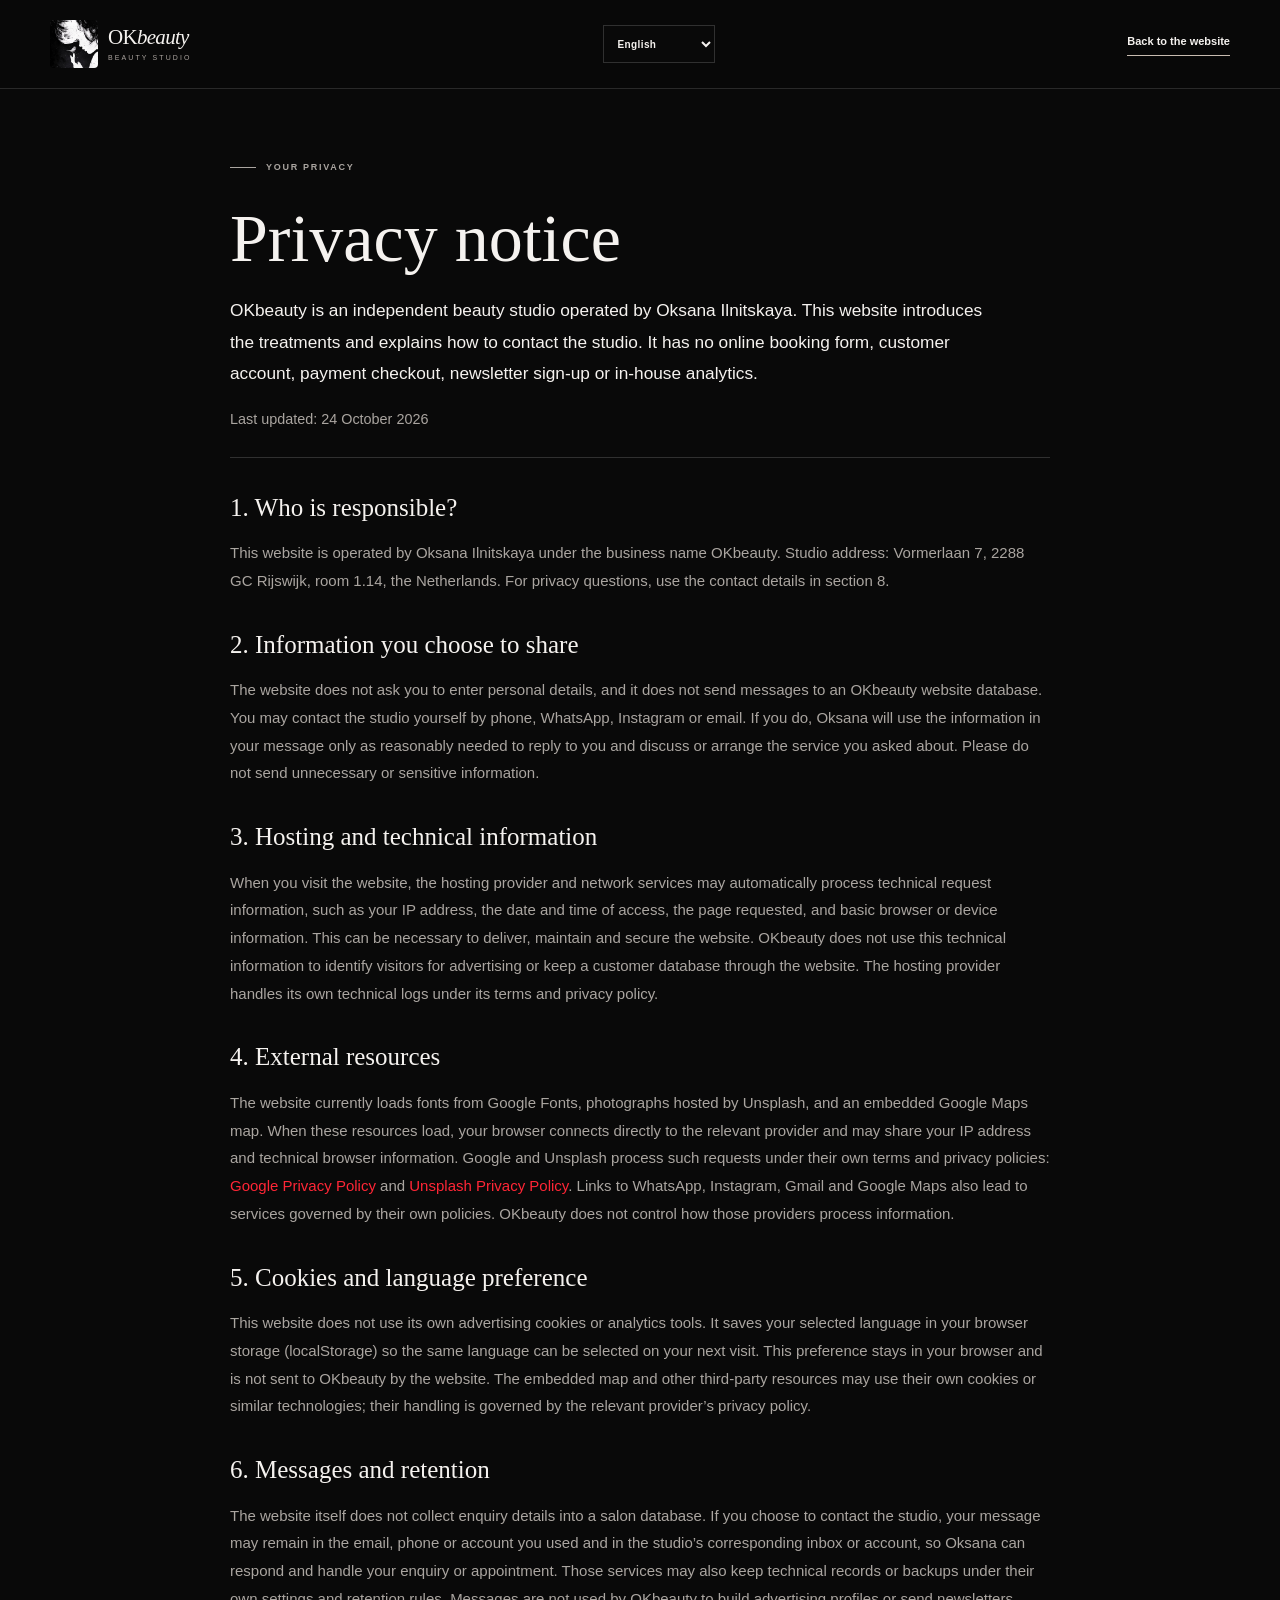
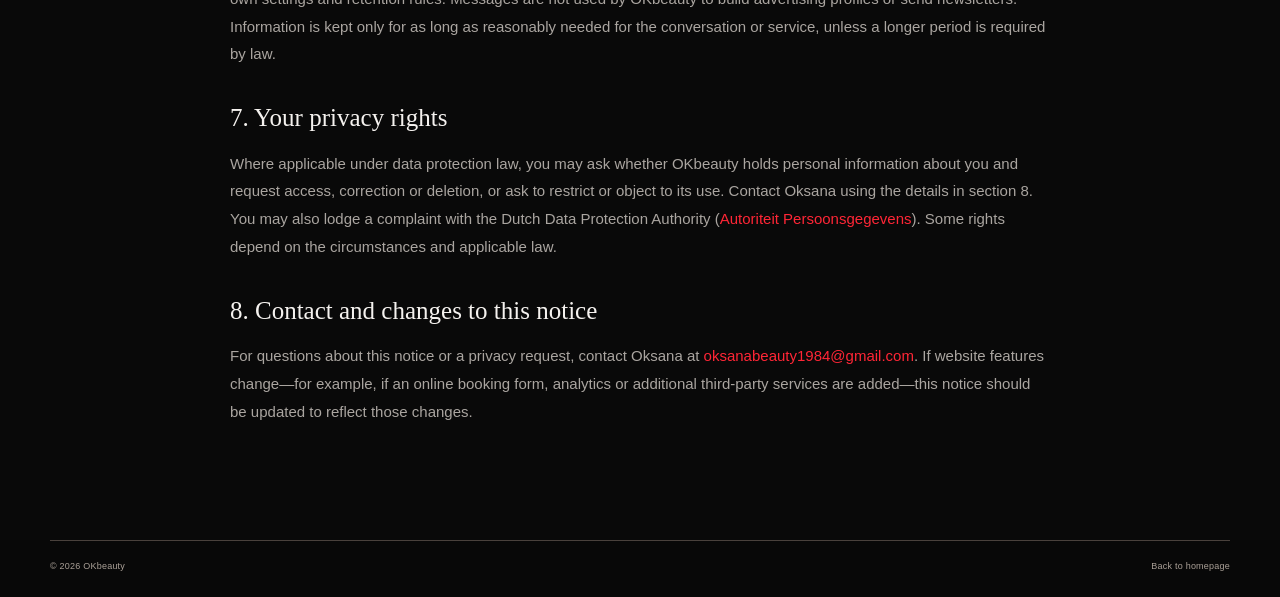
<file: privacy.html>
<!DOCTYPE html>

<html lang="en">

<head>
  <meta charset="utf-8" />
  <meta content="width=device-width, initial-scale=1" name="viewport" />
  <meta content="index,follow" name="robots" />
  <meta
    content="Privacy information for the OKbeauty website, including contact options, language preferences and third-party services."
    data-i18n-content="privacyMetaDescription" name="description" />
  <title data-i18n="privacyPageTitle">OKbeauty | Privacy notice</title>
  <link href="assets/favicon-64.png" rel="icon" type="image/png" />
  <link href="css/styles.css" rel="stylesheet" />
  <style>
    .privacy-page {
      max-width: 820px;
      min-height: 70vh;
      padding: 70px 0 100px;
    }

    .privacy-page h1 {
      font: 400 clamp(42px, 7vw, 68px)/1.1 var(--serif);
      margin: 0 0 20px;
    }

    .privacy-page h2 {
      font: 500 25px/1.3 var(--serif);
      margin-top: 34px;
      margin-bottom: 10px;
    }

    .privacy-page p {
      color: var(--muted);
      line-height: 1.85;
    }

    .privacy-page .privacy-intro {
      color: var(--ink);
      font-size: 1.08rem;
      line-height: 1.8;
      max-width: 760px;
    }

    .privacy-page .privacy-date {
      font-size: .9rem;
      border-bottom: 1px solid var(--line);
      padding-bottom: 24px;
      margin-bottom: 28px;
    }

    .privacy-page a:not(.brand):not(.text-link) {
      color: var(--wine);
      text-decoration-thickness: 1px;
      text-underline-offset: 3px;
      overflow-wrap: anywhere;
    }

    .privacy-page a:focus-visible {
      outline: 2px solid var(--wine);
      outline-offset: 4px;
    }

    @media (max-width: 600px) {
      .privacy-page {
        padding: 48px 0 70px;
      }

      .privacy-page h2 {
        font-size: 23px;
      }
    }
  </style>
</head>

<body>
  <header class="site-header">
    <div class="container nav-wrap">
      <a aria-label="OKbeauty — go to homepage" class="brand" data-i18n-aria-label="brandHome" href="index.html">
        <img alt="" class="brand-logo" height="48" src="assets/images/oksanabeauty-logo.jpg" width="48" />
        <span class="brand-name">OK<em>beauty</em><small>BEAUTY STUDIO</small></span>
      </a>
      <label class="language-control" for="language-select">
        <span class="sr-only" data-i18n="languageLabel" id="language-select-label">Language</span>
        <select aria-labelledby="language-select-label" id="language-select">
          <option value="en">English</option>
          <option value="nl">Nederlands</option>
          <option value="uk">Українська</option>
          <option value="ru">Русский</option>
        </select>
      </label>
      <a class="text-link" data-i18n="privacyBack" href="index.html">Back to the website</a>
    </div>
  </header>
  <main class="container privacy-page">
    <p class="eyebrow" data-i18n="privacyEyebrow"><span class="eyebrow-line"></span> YOUR PRIVACY</p>
    <h1 data-i18n="privacyTitle">Privacy notice</h1>
    <p class="privacy-intro" data-i18n="privacyIntro">OKbeauty is an independent beauty studio operated by Oksana
      Ilnitskaya. This website introduces the treatments and explains how to contact the studio. It has no online
      booking form, customer account, payment checkout, newsletter sign-up or in-house analytics.</p>
    <p class="privacy-date" data-i18n="privacyDate">Last updated: 24 October 2026</p>
    <h2 data-i18n="privacyH1">1. Who is responsible?</h2>
    <p data-i18n="privacyP1">This website is operated by Oksana Ilnitskaya under the business name OKbeauty. Studio
      address: Vormerlaan 7, 2288 GC Rijswijk, room 1.14, the Netherlands. For privacy questions, use the contact
      details in section 8.</p>
    <h2 data-i18n="privacyH2">2. Information you choose to share</h2>
    <p data-i18n="privacyP2">The website does not ask you to enter personal details, and it does not send messages to an
      OKbeauty website database. You may contact the studio yourself by phone, WhatsApp, Instagram or email. If you
      do, Oksana will use the information in your message only as reasonably needed to reply to you and discuss or
      arrange the service you asked about. Please do not send unnecessary or sensitive information.</p>
    <h2 data-i18n="privacyH3">3. Hosting and technical information</h2>
    <p data-i18n="privacyP3">When you visit the website, the hosting provider and network services may automatically
      process technical request information, such as your IP address, the date and time of access, the page requested,
      and basic browser or device information. This can be necessary to deliver, maintain and secure the website.
      OKbeauty does not use this technical information to identify visitors for advertising or keep a customer
      database through the website. The hosting provider handles its own technical logs under its terms and privacy
      policy.</p>
    <h2 data-i18n="privacyH4">4. External resources</h2>
    <p data-i18n="privacyP4">The website currently loads fonts from Google Fonts, photographs hosted by Unsplash, and an
      embedded Google Maps map. When these resources load, your browser connects directly to the relevant provider and
      may share your IP address and technical browser information. Google and Unsplash process such requests under their
      own terms and privacy policies: <a href="https://policies.google.com/privacy" rel="noopener noreferrer"
        target="_blank">Google Privacy Policy</a> and <a href="https://unsplash.com/privacy" rel="noopener noreferrer"
        target="_blank">Unsplash Privacy Policy</a>. Links to WhatsApp, Instagram, Gmail and Google Maps also lead to
      services governed by their own policies. OKbeauty does not control how those providers process information.
    </p>
    <h2 data-i18n="privacyH5">5. Cookies and language preference</h2>
    <p data-i18n="privacyP5">This website does not use its own advertising cookies or analytics tools. It saves your
      selected language in your browser storage (localStorage) so the same language can be selected on your next visit.
      This preference stays in your browser and is not sent to OKbeauty by the website. The embedded map and other
      third-party resources may use their own cookies or similar technologies; their handling is governed by the
      relevant provider’s privacy policy.</p>
    <h2 data-i18n="privacyH6">6. Messages and retention</h2>
    <p data-i18n="privacyP6">The website itself does not collect enquiry details into a salon database. If you choose to
      contact the studio, your message may remain in the email, phone or account you used and in the studio’s
      corresponding inbox or account, so Oksana can respond and handle your enquiry or appointment. Those services may
      also keep technical records or backups under their own settings and retention rules. Messages are not used by
      OKbeauty to build advertising profiles or send newsletters. Information is kept only for as long as reasonably
      needed for the conversation or service, unless a longer period is required by law.</p>
    <h2 data-i18n="privacyH7">7. Your privacy rights</h2>
    <p data-i18n="privacyP7">Where applicable under data protection law, you may ask whether OKbeauty holds personal
      information about you and request access, correction or deletion, or ask to restrict or object to its use. Contact
      Oksana using the details in section 8. You may also lodge a complaint with the Dutch Data Protection Authority (<a
        href="https://autoriteitpersoonsgegevens.nl/en" rel="noopener noreferrer" target="_blank">Autoriteit
        Persoonsgegevens</a>). Some rights depend on the circumstances and applicable law.</p>
    <h2 data-i18n="privacyH8">8. Contact and changes to this notice</h2>
    <p data-i18n="privacyP8">For questions about this notice or a privacy request, contact Oksana at <a
        href="https://mail.google.com/mail/?view=cm&amp;fs=1&amp;to=oksanabeauty1984%40gmail.com"
        rel="noopener noreferrer" target="_blank">oksanabeauty1984@gmail.com</a>. If website features change—for
      example, if an online booking form, analytics or additional third-party services are added—this notice should be
      updated to reflect those changes.</p>
  </main>
  <footer class="site-footer">
    <div class="container footer-bottom"><span>© <span id="current-year">2026</span> OKbeauty</span><a
        data-i18n="privacyHome" href="index.html">Back to homepage</a></div>
  </footer>
  <script defer src="js/translations.js"></script>
  <script defer src="js/main.js"></script>
</body>

</html>
</file>
<file: css/styles.css>
:root {
  --paper: #090909;
  --paper-deep: #141414;
  --ink: #f3f0ed;
  --muted: #aaa39e;
  --line: #303030;
  --wine: #e51b2a;
  --wine-dark: #b8101b;
  --sage: #151715;
  --white: #111111;
  --serif: "Playfair Display", Georgia, serif;
  --sans: "DM Sans", Arial, sans-serif;
  --container: 1180px;
  --shadow: 0 24px 70px rgba(0, 0, 0, .38);
}

* {
  box-sizing: border-box;
}

html {
  scroll-behavior: smooth;
  scroll-padding-top: 92px;
}

.page-top {
  position: absolute;
  inset-block-start: 0;
  inset-inline-start: 0;
  width: 1px;
  height: 1px;
  scroll-margin-top: 0;
}

body {
  margin: 0;
  background: var(--paper);
  color: var(--ink);
  font-family: var(--sans);
  font-size: 15px;
  line-height: 1.7;
  -webkit-font-smoothing: antialiased;
}

body.menu-open {
  overflow: hidden;
}

img {
  display: block;
  max-width: 100%;
  width: 100%;
  object-fit: cover;
}

a {
  color: inherit;
  text-decoration: none;
}

button, input, select, textarea {
  font: inherit;
}

button, a {
  -webkit-tap-highlight-color: transparent;
}

button:focus-visible, a:focus-visible, input:focus-visible, select:focus-visible, textarea:focus-visible {
  outline: 3px solid #e51b2a;
  outline-offset: 4px;
}

.container {
  width: min(var(--container), calc(100% - 64px));
  margin-inline: auto;
}

.section-pad {
  padding: 112px 0;
}

.section-pad-sm {
  padding: 76px 0;
}

.skip-link {
  position: absolute;
  top: -80px;
  left: 20px;
  background: var(--ink);
  color: #fff;
  padding: 12px 18px;
  z-index: 999;
}

.skip-link:focus {
  top: 15px;
}

.topline {
  height: 34px;
  display: flex;
  align-items: center;
  justify-content: center;
  gap: 16px;
  background: var(--wine);
  color: #f9f1ec;
  font-size: 10px;
  letter-spacing: .13em;
  text-transform: uppercase;
}

.topline-divider {
  font-size: 13px;
  color: #e3c2ba;
}

.site-header {
  position: sticky;
  top: 0;
  z-index: 100;
  background: rgba(248, 245, 240, .95);
  backdrop-filter: blur(16px);
  border-bottom: 1px solid rgba(222, 215, 206, .65);
}

.nav-wrap {
  min-height: 88px;
  display: flex;
  align-items: center;
  justify-content: space-between;
  gap: 28px;
}

.brand {
  display: flex;
  align-items: center;
  gap: 10px;
  flex-shrink: 0;
}

.brand-logo {
  display: block;
  width: 48px;
  height: 48px;
  flex: 0 0 48px;
  object-fit: cover;
  object-position: center;
  border-radius: 4px;
  background: #111;
}

.brand-mark {
  width: 43px;
  height: 43px;
  border-radius: 50%;
  display: grid;
  place-items: center;
  border: 1px solid var(--wine);
  color: var(--wine);
  font-family: var(--serif);
  font-style: italic;
  font-size: 17px;
  letter-spacing: -2px;
  padding-right: 2px;
}

.brand-name {
  display: block;
  font-family: var(--serif);
  font-size: 21px;
  line-height: 1.02;
  letter-spacing: -.7px;
}

.brand-name em {
  font-weight: 400;
}

.brand-name small {
  display: block;
  margin-top: 5px;
  font-family: var(--sans);
  font-size: 7px;
  letter-spacing: .3em;
  font-style: normal;
  text-align: center;
  color: var(--muted);
}

.primary-nav {
  display: flex;
  align-items: center;
  gap: 27px;
}

.primary-nav>a:not(.button) {
  font-size: 12px;
  font-weight: 500;
  position: relative;
}

.primary-nav>a:not(.button)::after {
  content: "";
  position: absolute;
  bottom: -7px;
  left: 0;
  height: 1px;
  width: 0;
  background: var(--wine);
  transition: width .25s;
}

.primary-nav>a:not(.button):hover::after {
  width: 100%;
}

.button {
  min-height: 49px;
  display: inline-flex;
  align-items: center;
  justify-content: center;
  gap: 24px;
  padding: 0 23px;
  border: 1px solid transparent;
  font-size: 11px;
  font-weight: 600;
  letter-spacing: .045em;
  transition: background .2s, color .2s, transform .2s;
  cursor: pointer;
}

.button:hover {
  transform: translateY(-2px);
}

.button span {
  font-size: 15px;
  font-weight: 400;
}

.button-dark {
  background: var(--wine);
  color: #fffaf5;
}

.button-dark:hover {
  background: var(--wine-dark);
}

.button-outline {
  border-color: #bcb1a7;
  background: transparent;
  color: var(--ink);
}

.button-outline:hover {
  background: var(--ink);
  color: white;
  border-color: var(--ink);
}

.nav-cta {
  min-height: 43px;
  padding: 0 16px;
  gap: 12px;
}

.nav-toggle {
  display: none;
}

.hero {
  padding-top: 58px;
  padding-bottom: 34px;
  overflow: hidden;
}

.hero-grid {
  display: grid;
  grid-template-columns: .88fr 1.12fr;
  align-items: center;
  gap: 72px;
}

.hero-copy {
  padding: 30px 0 25px;
}

.eyebrow {
  display: flex;
  align-items: center;
  gap: 10px;
  font-size: 9px;
  font-weight: 700;
  letter-spacing: .19em;
  color: var(--wine);
  margin: 0 0 25px;
}

.eyebrow-line {
  width: 26px;
  height: 1px;
  display: inline-block;
  background: currentColor;
}

.hero h1, .section-heading h2, .about-copy h2, .testimonial-intro h2, .booking-copy h2, .contact h2, .gallery-heading h2 {
  font-family: var(--serif);
  font-size: clamp(54px, 6vw, 84px);
  line-height: 1.07;
  font-weight: 400;
  letter-spacing: -.055em;
  margin: 0;
}

.hero h1 em, .section-heading h2 em, .about-copy h2 em, .testimonial-intro h2 em, .booking-copy h2 em, .contact h2 em, .gallery-heading h2 em {
  font-weight: 400;
  color: var(--wine);
}

.hero-lead {
  max-width: 410px;
  margin: 27px 0 30px;
  color: #6e685f;
  font-size: 15px;
  line-height: 1.9;
}

.hero-actions {
  display: flex;
  align-items: center;
  gap: 26px;
  flex-wrap: wrap;
}

.text-link {
  display: inline-flex;
  align-items: center;
  gap: 10px;
  font-size: 11px;
  font-weight: 600;
  border-bottom: 1px solid #c8bcb1;
  padding: 0 0 5px;
}

.text-link span {
  font-size: 16px;
  font-weight: 400;
  transition: transform .2s;
}

.text-link:hover span {
  transform: translate(3px, -2px);
}

.hero-note {
  display: flex;
  align-items: center;
  gap: 14px;
  margin-top: 55px;
}

.avatar-stack {
  display: flex;
  padding-left: 0;
}

.avatar-stack span {
  display: grid;
  place-items: center;
  width: 30px;
  height: 30px;
  margin-left: -5px;
  border: 2px solid var(--paper);
  border-radius: 50%;
  background: #d8b9ae;
  color: var(--wine-dark);
  font-size: 10px;
}

.avatar-stack span:nth-child(2) {
  background: #b9b99f;
}

.avatar-stack span:nth-child(3) {
  background: #e5d6c8;
}

.hero-note p {
  font-size: 10px;
  line-height: 1.55;
  margin: 0;
  color: var(--muted);
}

.hero-note strong {
  color: var(--ink);
  font-size: 11px;
}

.hero-visual {
  position: relative;
  max-width: 620px;
  justify-self: end;
  width: 100%;
  padding: 0 18px 22px 0;
}

.hero-photo-frame {
  height: clamp(470px, 57vw, 655px);
  overflow: hidden;
  position: relative;
  background: var(--paper-deep);
}

.hero-photo {
  height: 100%;
  object-position: center;
  animation: soft-in 1.2s ease both;
}

.hero-photo-frame::after {
  content: "";
  position: absolute;
  inset: 0;
  background: linear-gradient(0deg, rgba(36, 25, 22, .14), transparent 40%);
  pointer-events: none;
}

.hero-stamp {
  position: absolute;
  top: 38px;
  left: -34px;
  z-index: 2;
  width: 94px;
  height: 94px;
  border-radius: 50%;
  background: var(--sage);
  color: var(--wine);
  display: flex;
  flex-direction: column;
  justify-content: center;
  align-items: center;
  gap: 1px;
  transform: rotate(-10deg);
  box-shadow: 0 8px 30px #28251f12;
}

.hero-stamp span {
  font-size: 8px;
  font-weight: 700;
  letter-spacing: .13em;
}

.hero-stamp strong {
  font-size: 21px;
  font-weight: 400;
  line-height: 1.1;
}

.hero-caption {
  position: absolute;
  bottom: 0;
  right: 0;
  background: var(--white);
  padding: 12px 19px;
  display: flex;
  align-items: center;
  gap: 9px;
  font-size: 10px;
  letter-spacing: .02em;
}

.caption-dot {
  height: 6px;
  width: 6px;
  border-radius: 100%;
  background: var(--wine);
}

.hero-bottom {
  display: flex;
  align-items: center;
  gap: 18px;
  margin-top: 30px;
  color: #968c81;
  font-size: 9px;
  letter-spacing: .16em;
}

.hero-bottom-rule {
  height: 1px;
  max-width: 92px;
  flex: 1;
  background: #d3cbc2;
}

.intro-strip {
  background: var(--sage);
  padding: 24px 0;
}

.intro-strip-inner {
  display: flex;
  align-items: center;
  justify-content: center;
  gap: 22px;
}

.intro-star {
  color: var(--wine);
  font-size: 22px;
}

.intro-strip p {
  font-family: var(--serif);
  font-size: 22px;
  margin: 0;
  letter-spacing: -.02em;
}

.intro-strip p em {
  color: var(--wine);
}

.intro-strip-note {
  font-size: 10px;
  color: #6b6d60;
  margin-left: 45px;
}

.section-heading {
  margin-bottom: 50px;
}

.split-heading {
  display: flex;
  justify-content: space-between;
  align-items: end;
  gap: 40px;
}

.section-heading .eyebrow, .about-copy .eyebrow, .gallery-heading .eyebrow {
  margin-bottom: 20px;
}

.section-heading h2, .about-copy h2, .testimonial-intro h2, .booking-copy h2, .contact h2, .gallery-heading h2 {
  font-size: clamp(42px, 5.2vw, 64px);
}

.heading-aside {
  max-width: 300px;
  color: var(--muted);
  font-size: 13px;
  line-height: 1.9;
  margin: 0 0 8px;
}

.services {
  background: var(--paper);
}

.service-grid {
  display: grid;
  grid-template-columns: repeat(4, minmax(0, 1fr));
  gap: 22px;
}

.service-card {
  min-width: 0;
}

.service-card-large {
  margin-top: 0;
}

.service-image {
  position: relative;
  display: block;
  height: clamp(240px, 31vw, 390px);
  overflow: hidden;
  background: var(--paper-deep);
}

.service-card-large .service-image {
  height: clamp(255px, 34vw, 420px);
}

.service-image img {
  height: 100%;
  transition: transform .6s cubic-bezier(.2, .7, .2, 1);
  filter: saturate(.82);
}

.service-card:hover .service-image img {
  transform: scale(1.045);
}

.service-number {
  position: absolute;
  top: 13px;
  left: 14px;
  font-size: 10px;
  letter-spacing: .1em;
  color: white;
  text-shadow: 0 1px 8px #0008;
}

.round-arrow {
  position: absolute;
  bottom: 14px;
  right: 14px;
  display: grid;
  place-items: center;
  width: 37px;
  height: 37px;
  border-radius: 50%;
  background: var(--paper);
  font-size: 16px;
  transition: transform .2s, background .2s;
}

.service-card:hover .round-arrow {
  transform: rotate(45deg);
  background: white;
}

.service-info {
  display: flex;
  align-items: center;
  justify-content: space-between;
  gap: 10px;
  padding: 17px 0 20px;
  border-bottom: 1px solid var(--line);
}

.service-info h3 {
  margin: 0 0 4px;
  font-family: var(--serif);
  font-size: 20px;
  font-weight: 500;
}

.service-info p {
  font-size: 11px;
  line-height: 1.7;
  color: var(--muted);
  margin: 0;
  max-width: 230px;
}

.arrow-link {
  display: grid;
  place-items: center;
  min-width: 34px;
  height: 34px;
  border: 1px solid #d3c9be;
  border-radius: 50%;
  font-size: 14px;
}

.arrow-link:hover {
  color: white;
  background: var(--wine);
  border-color: var(--wine);
}

.services-footer {
  display: flex;
  align-items: center;
  justify-content: space-between;
  margin-top: 35px;
  gap: 24px;
}

.services-footer p {
  margin: 0;
  color: var(--muted);
  font-size: 12px;
}

.about {
  background: #eee8df;
}

.about-grid {
  display: grid;
  grid-template-columns: 1fr .9fr;
  gap: 100px;
  align-items: center;
}

.about-visual {
  position: relative;
  padding: 0 35px 35px 0;
  max-width: 530px;
}

.about-visual>img {
  height: 610px;
  object-position: center;
  box-shadow: var(--shadow);
}

.about-side-note {
  position: absolute;
  top: 0;
  right: 0;
  bottom: 35px;
  display: flex;
  flex-direction: column;
  align-items: center;
  justify-content: center;
  gap: 16px;
  writing-mode: vertical-rl;
  color: #f1efed;
  font-size: 8px;
  letter-spacing: .19em;
}

.about-side-rule {
  height: 50px;
  width: 1px;
  background: #c1b4a7;
}

.about-badge {
  position: absolute;
  left: -27px;
  bottom: 0;
  width: 128px;
  height: 128px;
  border-radius: 50%;
  background: var(--wine);
  color: #fff6ef;
  display: flex;
  flex-direction: column;
  align-items: center;
  justify-content: center;
  line-height: 1.4;
  transform: rotate(-7deg);
}

.about-badge span {
  font-size: 10px;
  letter-spacing: .04em;
}

.about-badge strong {
  font-family: var(--serif);
  font-size: 19px;
  font-weight: 400;
  font-style: italic;
}

.about-badge span:last-child {
  font-size: 15px;
  margin-top: 3px;
}

.about-copy {
  max-width: 485px;
}

.about-copy h2 {
  margin-bottom: 25px;
}

.about-copy>p:not(.eyebrow) {
  font-size: 13px;
  line-height: 2;
  color: #777067;
}

.about-copy .about-lead {
  font-size: 16px!important;
  line-height: 1.8!important;
  color: var(--ink)!important;
  margin-bottom: 15px;
}

.text-link-dark {
  margin-top: 18px;
}

.about-signature {
  margin-top: 45px;
  font-family: var(--serif);
  font-size: 18px;
  color: #85796d;
}

.about-signature em {
  color: var(--wine);
}

.values {
  background: var(--white);
  border-bottom: 1px solid var(--line);
}

.values-grid {
  display: grid;
  grid-template-columns: repeat(4, 1fr);
}

.value-item {
  padding: 8px 28px;
  border-right: 1px solid var(--line);
}

.value-item:first-child {
  padding-left: 0;
}

.value-item:last-child {
  border-right: 0;
}

.value-icon {
  color: var(--wine);
  font-size: 26px;
}

.value-item h3 {
  font-family: var(--serif);
  font-size: 20px;
  font-weight: 500;
  margin: 8px 0 7px;
}

.value-item p {
  color: var(--muted);
  font-size: 11px;
  line-height: 1.8;
  margin: 0;
  max-width: 220px;
}

.team {
  background: var(--paper);
}

.team-grid {
  display: grid;
  grid-template-columns: repeat(3, 1fr);
  gap: 26px;
}

.team-card:nth-child(2) {
  margin-top: 0;
}

.team-photo {
  position: relative;
  background: var(--paper-deep);
  overflow: hidden;
}

.team-photo img {
  aspect-ratio: 4/4.65;
  transition: transform .5s;
  filter: saturate(.78);
}

.team-card:hover .team-photo img {
  transform: scale(1.03);
}

.team-index {
  position: absolute;
  top: 13px;
  left: 15px;
  font-size: 10px;
  color: white;
  text-shadow: 0 1px 6px #0008;
}

.team-meta {
  display: flex;
  align-items: center;
  justify-content: space-between;
  padding: 17px 0 0;
}

.team-meta h3 {
  font-family: var(--serif);
  font-size: 22px;
  font-weight: 500;
  margin: 0;
}

.team-meta p {
  font-size: 11px;
  color: var(--muted);
  margin: 3px 0 0;
}

.team-flower {
  color: var(--wine);
  font-size: 22px;
}

.team-disclaimer {
  color: #9a9086;
  font-size: 10px;
  margin: 30px 0 0;
}

.gallery-section {
  background: var(--sage);
}

.gallery-heading {
  display: flex;
  justify-content: space-between;
  align-items: end;
  gap: 25px;
  margin-bottom: 35px;
}

.gallery-heading>p {
  max-width: 250px;
  margin: 0 0 7px;
  color: #6c7063;
  font-size: 12px;
  line-height: 1.8;
}

.gallery-grid {
  display: grid;
  grid-template-columns: 1.05fr 1fr 1fr;
  gap: 18px;
  align-items: start;
}

.gallery-item {
  position: relative;
  border: 0;
  padding: 0;
  overflow: hidden;
  background: #cfcfc4;
  text-align: left;
  cursor: zoom-in;
}

.gallery-item-tall {
  grid-row: span 2;
}

.gallery-item img {
  height: 285px;
  transition: transform .5s;
  filter: saturate(.75);
}

.gallery-item-tall img {
  height: 590px;
}

.gallery-item:hover img {
  transform: scale(1.04);
}

.gallery-item>span {
  position: absolute;
  bottom: 0;
  left: 0;
  right: 0;
  display: flex;
  align-items: center;
  justify-content: space-between;
  padding: 17px 18px;
  background: linear-gradient(transparent, rgba(25, 24, 20, .72));
  color: white;
  font-size: 12px;
}

.gallery-item>span b {
  font-size: 17px;
  font-weight: 400;
}

.testimonials {
  background: var(--paper);
}

.testimonial-wrap {
  display: grid;
  grid-template-columns: .8fr 1.2fr;
  gap: 110px;
  align-items: center;
}

.testimonial-intro h2 {
  font-size: clamp(40px, 4.6vw, 58px);
}

.testimonial-intro>p:not(.eyebrow) {
  max-width: 300px;
  font-size: 12px;
  line-height: 1.9;
  color: var(--muted);
  margin-top: 22px;
}

.review-stars {
  color: #a97654;
  letter-spacing: .22em;
  font-size: 13px;
  margin-top: 25px;
}

.testimonial-card {
  background: var(--white);
  padding: 46px 48px 28px;
  box-shadow: 0 15px 50px #3a30200b;
  position: relative;
  min-height: 350px;
}

.quote-mark {
  font-family: var(--serif);
  font-size: 82px;
  line-height: .8;
  color: #d4bab3;
}

.review-slide {
  display: none;
  margin: 0;
}

.review-slide.is-active {
  display: block;
  animation: fade-in .35s ease;
}

.review-slide blockquote {
  font-family: var(--serif);
  font-size: clamp(21px, 2.5vw, 30px);
  line-height: 1.5;
  letter-spacing: -.02em;
  margin: 15px 0 26px;
}

.review-slide figcaption {
  display: flex;
  align-items: center;
  gap: 12px;
}

.review-avatar {
  width: 35px;
  height: 35px;
  border-radius: 50%;
  background: var(--sage);
  display: grid;
  place-items: center;
  color: var(--wine);
  font-family: var(--serif);
}

.review-slide figcaption strong, .review-slide figcaption small {
  display: block;
}

.review-slide figcaption strong {
  font-size: 11px;
}

.review-slide figcaption small {
  color: var(--muted);
  font-size: 10px;
  margin-top: 2px;
}

.review-controls {
  display: flex;
  align-items: center;
  justify-content: space-between;
  border-top: 1px solid var(--line);
  margin-top: 30px;
  padding-top: 16px;
}

.review-count {
  font-size: 10px;
  color: var(--muted);
  letter-spacing: .1em;
}

.review-count b {
  color: var(--ink);
}

.review-controls>div {
  display: flex;
  gap: 8px;
}

.review-arrow {
  width: 35px;
  height: 35px;
  border: 1px solid var(--line);
  border-radius: 50%;
  background: transparent;
  cursor: pointer;
  font-size: 15px;
}

.review-arrow:hover {
  background: var(--wine);
  border-color: var(--wine);
  color: #fff;
}

.review-note {
  font-size: 9px;
  color: #a39a90;
  margin: 13px 0 0;
}

.booking {
  background: var(--wine-dark);
  color: #fff8f1;
  position: relative;
  overflow: hidden;
}

.booking::before {
  content: "mb.";
  position: absolute;
  right: -15px;
  top: -150px;
  font-family: var(--serif);
  font-size: 430px;
  line-height: 1;
  color: rgba(255, 255, 255, .035);
  pointer-events: none;
}

.booking-grid {
  position: relative;
  z-index: 1;
  display: grid;
  grid-template-columns: .8fr 1.2fr;
  gap: 100px;
  align-items: start;
}

.eyebrow-light {
  color: #e2beb7;
}

.booking-copy {
  padding-top: 40px;
}

.booking-copy h2 {
  font-size: clamp(47px, 5vw, 67px);
}

.booking-copy h2 em {
  color: #e7bdb4;
}

.booking-copy>p:not(.eyebrow) {
  max-width: 370px;
  color: #e1d0ca;
  font-size: 13px;
  line-height: 1.9;
  margin: 25px 0 36px;
}

.booking-direct {
  display: flex;
  align-items: center;
  gap: 14px;
}

.direct-icon {
  display: grid;
  place-items: center;
  border: 1px solid #b78a8d;
  width: 42px;
  height: 42px;
  border-radius: 50%;
  font-size: 18px;
}

.booking-direct small {
  display: block;
  font-size: 10px;
  color: #d5bdb7;
}

.booking-direct a {
  font-family: var(--serif);
  font-size: 19px;
}

.booking-form {
  background: var(--paper);
  color: var(--ink);
  padding: 38px 42px 32px;
  box-shadow: 0 20px 60px #24151a26;
}

.form-heading {
  border-bottom: 1px solid var(--line);
  padding-bottom: 22px;
  margin-bottom: 22px;
}

.form-heading>span {
  font-size: 9px;
  color: var(--wine);
  letter-spacing: .16em;
}

.form-heading h3 {
  font-family: var(--serif);
  font-weight: 400;
  font-size: 29px;
  line-height: 1.2;
  margin: 7px 0;
}

.form-heading p {
  font-size: 11px;
  color: var(--muted);
  margin: 0;
}

.booking-form label {
  display: block;
  margin-bottom: 15px;
  font-size: 10px;
  font-weight: 600;
  letter-spacing: .025em;
}

.booking-form label>span {
  color: var(--wine);
}

.booking-form label .optional {
  color: var(--muted);
  font-weight: 400;
}

.form-row {
  display: grid;
  grid-template-columns: 1fr 1fr;
  gap: 17px;
}

.booking-form input:not([type=checkbox]), .booking-form select, .booking-form textarea {
  display: block;
  width: 100%;
  margin-top: 7px;
  border: 1px solid #e0d9cf;
  border-radius: 0;
  background: #fffdf9;
  color: var(--ink);
  padding: 12px 12px;
  font-size: 11px;
  letter-spacing: 0;
  font-weight: 400;
  outline-offset: 1px;
}

.booking-form input::placeholder, .booking-form textarea::placeholder {
  color: #a39a90;
}

.booking-form textarea {
  resize: vertical;
  min-height: 84px;
}

.booking-form select:invalid {
  color: #a39a90;
}

.consent-label {
  display: flex!important;
  gap: 10px;
  align-items: flex-start;
  letter-spacing: 0!important;
  font-weight: 400!important;
  line-height: 1.6;
  font-size: 10px!important;
  color: var(--muted);
}

.consent-label input {
  margin: 3px 0 0;
  accent-color: var(--wine);
  flex-shrink: 0;
}

.consent-label a {
  text-decoration: underline;
  color: var(--wine);
}

.consent-label b {
  color: var(--wine);
}

.form-submit {
  width: 100%;
  justify-content: space-between;
}

.form-feedback {
  font-size: 9px;
  line-height: 1.6;
  color: #958b81;
  margin: 12px 0 0;
}

.contact {
  background: var(--paper);
}

.contact-grid {
  display: grid;
  grid-template-columns: .8fr 1.2fr;
  gap: 110px;
}

.contact h2 {
  font-size: clamp(48px, 5vw, 68px);
}

.contact-lead {
  font-size: 13px;
  color: var(--muted);
  max-width: 330px;
  line-height: 1.9;
  margin: 22px 0 27px;
}

.contact-details {
  border-top: 1px solid var(--line);
}

.contact-row {
  display: grid;
  grid-template-columns: 115px 1fr 30px;
  gap: 15px;
  align-items: start;
  padding: 22px 0;
  border-bottom: 1px solid var(--line);
}

.contact-label {
  padding-top: 4px;
  color: #998e83;
  font-size: 9px;
  letter-spacing: .13em;
  font-weight: 700;
}

.contact-row p {
  font-size: 12px;
  line-height: 1.8;
  margin: 0;
  color: var(--muted);
}

.contact-row p strong {
  font-weight: 600;
  color: var(--ink);
}

.contact-row p a {
  color: var(--ink);
}

.contact-row> a:last-child {
  width: 29px;
  height: 29px;
  border: 1px solid var(--line);
  border-radius: 50%;
  display: grid;
  place-items: center;
  font-size: 14px;
}

.contact-row> a:last-child:hover {
  background: var(--wine);
  color: white;
}

.open-status {
  justify-self: start;
  align-self: center;
  color: var(--muted);
  font-size: 9px;
  display: flex;
  align-items: center;
  gap: 5px;
}

.open-status i {
  width: 5px;
  height: 5px;
  border-radius: 50%;
  background: #88967c;
}

.map-placeholder {
  margin-top: 65px;
  height: 290px;
  background: #e2e1d7;
  position: relative;
  overflow: hidden;
}

.map-art {
  position: absolute;
  inset: 0;
  background: linear-gradient(35deg, transparent 48%, #f7f4ec 48%, #f7f4ec 52%, transparent 52%), linear-gradient(115deg, transparent 34%, #f7f4ec 34%, #f7f4ec 39%, transparent 39%), linear-gradient(0deg, transparent 45%, #f7f4ec 45%, #f7f4ec 49%, transparent 49%), linear-gradient(90deg, transparent 68%, #f7f4ec 68%, #f7f4ec 73%, transparent 73%);
  opacity: .9;
}

.map-route {
  position: absolute;
  top: 38%;
  left: 47%;
  width: 70px;
  height: 70px;
  border-left: 2px dashed #a5797c;
  border-bottom: 2px dashed #a5797c;
  transform: rotate(-20deg);
}

.map-pin {
  position: absolute;
  left: 49%;
  top: 35%;
  color: white;
  background: var(--wine);
  height: 42px;
  width: 42px;
  border-radius: 50% 50% 50% 0;
  display: grid;
  place-items: center;
  transform: rotate(-45deg);
  font-size: 18px;
  box-shadow: 0 6px 20px #55303933;
}

.map-pin::first-letter {
  transform: rotate(45deg);
}

.map-street {
  position: absolute;
  color: #99988d;
  font-size: 8px;
  letter-spacing: .16em;
}

.street-one {
  top: 24%;
  left: 12%;
  transform: rotate(-20deg);
}

.street-two {
  bottom: 17%;
  right: 19%;
  transform: rotate(11deg);
}

.street-three {
  top: 70%;
  left: 57%;
  color: var(--wine);
}

.map-overlay {
  position: absolute;
  left: 25px;
  bottom: 25px;
  background: var(--paper);
  padding: 19px 22px;
  min-width: 250px;
  box-shadow: var(--shadow);
}

.map-overlay>span {
  font-family: var(--serif);
  font-size: 20px;
}

.map-overlay p {
  font-size: 10px;
  color: var(--muted);
  margin: 3px 0 10px;
}

.map-overlay a {
  display: inline-flex;
  align-items: center;
  gap: 9px;
  font-size: 10px;
  font-weight: 600;
  border-bottom: 1px solid #c8bcb1;
  padding-bottom: 3px;
}

.site-footer {
  background: #28251f;
  color: #eee7df;
}

.footer-main {
  display: grid;
  grid-template-columns: 1fr 1.1fr 1.1fr;
  gap: 50px;
  align-items: center;
  padding: 48px 0 42px;
}

.brand-footer .brand-mark {
  color: #e7c5bd;
  border-color: #ad8580;
}

.brand-footer .brand-name small {
  color: #b8aaa0;
}

.footer-main>p {
  color: #c7bdb5;
  font-family: var(--serif);
  font-size: 17px;
  line-height: 1.6;
  margin: 0;
}

.footer-links {
  display: flex;
  flex-wrap: wrap;
  gap: 12px 24px;
}

.footer-links a {
  font-size: 10px;
  color: #d3c7bd;
}

.footer-links a:hover {
  color: #fff;
}


.footer-bottom {
  border-top: 1px solid #49413c;
  padding: 18px 0 22px;
  display: flex;
  align-items: center;
  justify-content: space-between;
  gap: 15px;
  color: #aaa097;
  font-size: 9px;
  letter-spacing: .025em;
}

.footer-bottom i {
  color: #d9a8a1;
  font-style: normal;
}

.footer-demo-note {
  color: #dcb4ae;
}

.lightbox[hidden] {
  display: none;
}

.lightbox {
  position: fixed;
  inset: 0;
  z-index: 1000;
  display: flex;
  align-items: center;
  justify-content: center;
  background: rgba(26, 22, 20, .92);
  padding: 5vw;
}

.lightbox img {
  width: auto;
  max-width: min(100%, 1200px);
  max-height: 86vh;
  object-fit: contain;
}

.lightbox-close {
  position: absolute;
  top: 18px;
  right: 25px;
  border: 0;
  background: transparent;
  color: white;
  font-size: 44px;
  cursor: pointer;
  font-weight: 300;
}

.js-enabled [data-reveal] {
  opacity: 0;
  transform: translateY(18px);
  transition: opacity .65s ease, transform .65s ease;
}

.js-enabled [data-reveal].is-visible {
  opacity: 1;
  transform: translateY(0);
}

@keyframes fade-in {
  from {
    opacity: 0;
    transform: translateY(5px);
  }
  to {
    opacity: 1;
    transform: translateY(0);
  }
}

@keyframes soft-in {
  from {
    opacity: .5;
    transform: scale(1.025);
  }
  to {
    opacity: 1;
    transform: scale(1);
  }
}

@media (min-width: 1400px) {
  .hero {
    padding-top: 75px;
  }
  .hero-grid {
    gap: 100px;
  }
  .hero-visual {
    max-width: 660px;
  }
}

@media (max-width: 1050px) {
  .container {
    width: min(var(--container), calc(100% - 44px));
  }
  .nav-wrap {
    min-height: 78px;
  }
  .primary-nav {
    gap: 17px;
  }
  .primary-nav>a:not(.button) {
    font-size: 11px;
  }
  .brand-name {
    font-size: 19px;
  }
  .nav-cta {
    padding: 0 12px;
    font-size: 10px;
  }
  .hero-grid {
    gap: 35px;
  }
  .hero h1 {
    font-size: 70px;
  }
  .hero-visual {
    max-width: 510px;
  }
  .hero-photo-frame {
    height: 540px;
  }
  .about-grid {
    gap: 60px;
  }
  .about-visual>img {
    height: 550px;
  }
  .service-grid {
    gap: 16px;
  }
  .service-info h3 {
    font-size: 18px;
  }
  .service-info p {
    font-size: 10px;
  }
  .testimonial-wrap, .booking-grid, .contact-grid {
    gap: 60px;
  }
  .booking-form {
    padding: 34px 30px 28px;
  }
  .footer-main {
    gap: 28px;
  }
}

@media (max-width: 800px) {
  .section-pad {
    padding: 84px 0;
  }
  .section-pad-sm {
    padding: 60px 0;
  }
  .topline {
    font-size: 8px;
    gap: 9px;
    letter-spacing: .1em;
  }
  .container {
    width: calc(100% - 40px);
  }
  .nav-wrap {
    min-height: 74px;
  }
  .nav-toggle {
    width: 42px;
    height: 42px;
    border: 1px solid var(--line);
    background: transparent;
    display: flex;
    flex-direction: column;
    align-items: center;
    justify-content: center;
    gap: 6px;
    cursor: pointer;
    z-index: 102;
  }
  .nav-toggle span {
    display: block;
    width: 17px;
    height: 1px;
    background: var(--ink);
    transition: transform .2s;
  }
  .nav-toggle[aria-expanded=true] span:first-child {
    transform: translateY(3.5px) rotate(45deg);
  }
  .nav-toggle[aria-expanded=true] span:last-child {
    transform: translateY(-3.5px) rotate(-45deg);
  }
  .primary-nav {
    position: fixed;
    top: 108px;
    right: 0;
    bottom: 0;
    width: min(390px, 100%);
    padding: 40px 28px;
    background: var(--paper);
    display: flex;
    flex-direction: column;
    align-items: stretch;
    gap: 0;
    transform: translateX(100%);
    visibility: hidden;
    transition: transform .3s ease, visibility .3s;
    border-left: 1px solid var(--line);
    z-index: 101;
  }
  .primary-nav.is-open {
    transform: translateX(0);
    visibility: visible;
  }
  .primary-nav>a:not(.button) {
    padding: 15px 0;
    border-bottom: 1px solid var(--line);
    font-size: 14px;
  }
  .primary-nav>a:not(.button)::after {
    display: none;
  }
  .primary-nav .nav-cta {
    margin-top: 24px;
    min-height: 50px;
  }
  .hero {
    padding-top: 34px;
    padding-bottom: 30px;
  }
  .hero-grid {
    grid-template-columns: 1fr;
    gap: 37px;
  }
  .hero-copy {
    padding: 10px 0 0;
  }
  .hero h1 {
    font-size: clamp(58px, 12vw, 82px);
  }
  .hero-lead {
    max-width: 500px;
    margin-top: 20px;
  }
  .hero-note {
    margin-top: 30px;
  }
  .hero-visual {
    justify-self: stretch;
    max-width: none;
    padding: 0 12px 18px 12px;
  }
  .hero-photo-frame {
    height: clamp(410px, 95vw, 650px);
  }
  .hero-stamp {
    left: -2px;
    top: 25px;
    width: 82px;
    height: 82px;
  }
  .hero-caption {
    right: 0;
  }
  .hero-bottom {
    font-size: 8px;
    letter-spacing: .1em;
    margin-top: 20px;
  }
  .intro-strip-inner {
    gap: 13px;
    flex-wrap: wrap;
  }
  .intro-strip p {
    font-size: 20px;
  }
  .intro-strip-note {
    margin-left: 0;
    width: 100%;
    text-align: center;
  }
  .split-heading {
    align-items: start;
    flex-direction: column;
    gap: 18px;
    margin-bottom: 35px;
  }
  .heading-aside {
    max-width: 430px;
  }
  .service-grid {
    grid-template-columns: repeat(2, minmax(0, 1fr));
    gap: 16px 18px;
  }
  .service-card-large {
    margin-top: 0;
  }
  .service-image, .service-card-large .service-image {
    height: clamp(260px, 58vw, 420px);
  }
  .service-info h3 {
    font-size: 19px;
  }
  .service-info p {
    font-size: 11px;
  }
  .services-footer {
    align-items: flex-start;
    flex-direction: column;
  }
  .about-grid {
    grid-template-columns: 1fr;
    gap: 50px;
  }
  .about-visual {
    max-width: 600px;
    padding-right: 28px;
  }
  .about-visual>img {
    height: clamp(410px, 90vw, 620px);
  }
  .about-copy {
    max-width: 650px;
  }
  .about-side-note {
    right: -2px;
  }
  .about-badge {
    left: -10px;
  }
  .values-grid {
    grid-template-columns: repeat(2, 1fr);
    gap: 28px 0;
  }
  .value-item {
    padding: 0 22px;
  }
  .value-item:nth-child(odd) {
    padding-left: 0;
  }
  .value-item:nth-child(even) {
    border-right: 0;
  }
  .value-item:nth-child(3), .value-item:nth-child(4) {
    padding-top: 25px;
    border-top: 1px solid var(--line);
  }
  .team-grid {
    gap: 16px;
  }
  .team-meta h3 {
    font-size: 18px;
  }
  .team-meta p {
    font-size: 10px;
  }
  .gallery-heading {
    align-items: start;
    flex-direction: column;
  }
  .gallery-grid {
    grid-template-columns: 1fr 1fr;
    gap: 12px;
  }
  .gallery-item-tall {
    grid-row: auto;
    grid-column: span 2;
  }
  .gallery-item-tall img {
    height: clamp(300px, 68vw, 480px);
  }
  .gallery-item img {
    height: clamp(210px, 48vw, 300px);
  }
  .testimonial-wrap {
    grid-template-columns: 1fr;
    gap: 35px;
  }
  .testimonial-card {
    padding: 35px 32px 25px;
  }
  .testimonial-intro>p:not(.eyebrow) {
    max-width: 460px;
  }
  .booking-grid {
    grid-template-columns: 1fr;
    gap: 45px;
  }
  .booking-copy {
    padding-top: 0;
  }
  .booking-copy>p:not(.eyebrow) {
    max-width: 500px;
  }
  .booking-form {
    max-width: 650px;
    width: 100%;
    justify-self: center;
  }
  .contact-grid {
    grid-template-columns: 1fr;
    gap: 45px;
  }
  .contact-lead {
    max-width: 500px;
  }
  .map-placeholder {
    margin-top: 45px;
    height: 270px;
  }
  .footer-main {
    grid-template-columns: 1fr 1fr;
    gap: 28px;
    align-items: start;
  }
  .footer-links {
    flex-direction: column;
    gap: 8px;
  }
  .footer-bottom {
    flex-wrap: wrap;
  }
  .footer-demo-note {
    width: 100%;
    order: 1;
  }
}

@media (max-width: 480px) {
  .partners-grid { grid-template-columns: minmax(0, 1fr); max-width: 560px; }
  .partner-image-wrap { height: 205px; }
  .partner-card-content { padding: 24px 18px; }
  .partner-services span { font-size: 10px; }

  .topline {
    height: 31px;
  }
  .topline span:last-child {
    display: none;
  }
  .primary-nav {
    top: 105px;
  }
  .container {
    width: calc(100% - 32px);
  }
  .hero h1 {
    font-size: 57px;
  }
  .hero-actions {
    gap: 18px;
  }
  .hero-actions .button {
    padding: 0 17px;
    gap: 15px;
  }
  .hero-actions .text-link {
    font-size: 10px;
  }
  .hero-photo-frame {
    height: 430px;
  }
  .hero-caption {
    font-size: 9px;
    padding: 10px 12px;
  }
  .hero-stamp {
    width: 73px;
    height: 73px;
  }
  .hero-stamp span {
    font-size: 7px;
  }
  .hero-bottom {
    gap: 10px;
  }
  .intro-strip {
    padding: 22px 0;
  }
  .intro-strip p {
    font-size: 18px;
  }
  .section-heading h2, .about-copy h2, .gallery-heading h2 {
    font-size: 43px;
  }
  .service-grid {
    gap: 16px 12px;
  }
  .service-image, .service-card-large .service-image {
    height: clamp(200px, 57vw, 300px);
  }
  .service-info {
    align-items: start;
    gap: 5px;
    padding-top: 12px;
  }
  .service-info h3 {
    font-size: 17px;
    line-height: 1.3;
  }
  .service-info p {
    font-size: 10px;
  }
  .arrow-link {
    width: 28px;
    min-width: 28px;
    height: 28px;
    font-size: 12px;
  }
  .about-visual>img {
    height: 410px;
  }
  .about-badge {
    width: 102px;
    height: 102px;
    left: -4px;
  }
  .about-badge strong {
    font-size: 16px;
  }
  .values-grid {
    gap: 23px 0;
  }
  .value-item {
    padding: 0 14px;
  }
  .value-item h3 {
    font-size: 18px;
  }
  .value-item p {
    font-size: 10px;
  }
  .team-grid {
    grid-template-columns: 1fr;
    gap: 30px;
  }
  .team-card:nth-child(2) {
    margin-top: 0;
  }
  .team-photo img {
    aspect-ratio: 4/3.7;
    height: 370px;
  }
  .team-meta h3 {
    font-size: 22px;
  }
  .gallery-grid {
    gap: 9px;
  }
  .gallery-item-tall img {
    height: 340px;
  }
  .gallery-item img {
    height: 210px;
  }
  .gallery-item>span {
    padding: 12px;
    font-size: 10px;
  }
  .testimonial-card {
    padding: 28px 22px 22px;
  }
  .review-slide blockquote {
    font-size: 23px;
  }
  .booking-form {
    padding: 27px 20px 23px;
  }
  .form-row {
    grid-template-columns: 1fr;
    gap: 0;
  }
  .booking-copy h2 {
    font-size: 48px;
  }
  .contact-row {
    grid-template-columns: 85px 1fr 28px;
    gap: 8px;
  }
  .contact-label {
    font-size: 8px;
  }
  .contact-row p {
    font-size: 11px;
  }
  .map-placeholder {
    height: 250px;
  }
  .map-overlay {
    left: 12px;
    bottom: 12px;
    padding: 14px 16px;
    min-width: 215px;
  }
  .map-overlay>span {
    font-size: 18px;
  }
  .footer-main {
    grid-template-columns: 1fr 1fr;
    gap: 22px 12px;
  }
  .footer-main>p {
    font-size: 14px;
  }
  .footer-links a {
    font-size: 9px;
  }
  .footer-bottom {
    font-size: 8px;
  }
}

@media (prefers-reduced-motion: reduce) {
  html {
    scroll-behavior: auto;
  }
  *, *::before, *::after {
    animation-duration: .01ms!important;
    animation-iteration-count: 1!important;
    transition-duration: .01ms!important;
    scroll-behavior: auto!important;
  }
  .js-enabled [data-reveal] {
    opacity: 1;
    transform: none;
  }
}


.sr-only {
  position: absolute!important;
  width: 1px!important;
  height: 1px!important;
  padding: 0!important;
  margin: -1px!important;
  overflow: hidden!important;
  clip: rect(0, 0, 0, 0)!important;
  white-space: nowrap!important;
  border: 0!important;
}

.language-control {
  display: inline-flex;
  align-items: center;
  flex-shrink: 0;
}

.language-control select {
  appearance: auto;
  max-width: 118px;
  min-height: 38px;
  padding: 0 22px 0 9px;
  border: 1px solid var(--line);
  background: var(--paper);
  color: var(--ink);
  font-size: 10px;
  font-weight: 700;
  letter-spacing: .04em;
  cursor: pointer;
}

.language-control select:focus-visible {
  outline: 3px solid #e51b2a;
  outline-offset: 3px;
}

@media (max-width: 800px) {
  .language-control {
    margin-top: 22px;
    align-self: flex-start;
  }
  .language-control select {
    max-width: 100%;
    min-height: 44px;
    font-size: 13px;
  }
  .primary-nav .nav-cta {
    margin-top: 18px;
  }
}



.hero.hero-fullscreen {
  min-height: clamp(610px, calc(100svh - 122px), 850px);
  display: flex;
  align-items: center;
  position: relative;
  isolation: isolate;
  overflow: hidden;
  padding: clamp(72px, 10vh, 125px) 0 55px;
  background-color: #21191a;
  background-image:
    linear-gradient(90deg, rgba(20, 14, 15, .84) 0%, rgba(20, 14, 15, .68) 42%, rgba(20, 14, 15, .22) 100%),
    linear-gradient(0deg, rgba(20, 14, 15, .35), transparent 48%),
    url("../assets/images/salon.jpg");
  background-position: center, center, center 46%;
  background-size: cover;
  background-repeat: no-repeat;
}

.hero-fullscreen .hero-content {
  position: relative;
  z-index: 1;
  width: min(var(--container), calc(100% - 64px));
  margin-inline: auto;
  padding: 20px 0 12px;
  color: #fff;
}

.hero-fullscreen .eyebrow {
  color: #fff;
  margin-bottom: 28px;
}

.hero-fullscreen .eyebrow-line {
  background: #ff454f;
}

.hero-fullscreen h1 {
  max-width: 780px;
  color: #fff;
  font-size: clamp(58px, 7.2vw, 100px);
  line-height: 1.02;
  letter-spacing: -.055em;
  text-wrap: balance;
}

.hero-fullscreen h1 em {
  color: #ff343f;
  font-style: italic;
}

.hero-fullscreen .hero-lead {
  max-width: 560px;
  margin: 27px 0 34px;
  color: rgba(255, 255, 255, .88);
  font-size: clamp(15px, 1.4vw, 18px);
  line-height: 1.8;
}

.hero-fullscreen .hero-actions {
  display: flex;
  flex-wrap: wrap;
  gap: 13px;
}

.hero-fullscreen .button {
  min-height: 54px;
  padding-inline: 24px;
  font-size: 12px;
}

.hero-fullscreen .button-dark {
  background: #e51b2a;
  border-color: #e51b2a;
  color: #fff;
}

.hero-fullscreen .button-dark:hover {
  background: #b8101b;
  border-color: #b8101b;
}

.button-hero-secondary {
  border-color: rgba(255, 255, 255, .75);
  background: rgba(255, 255, 255, .07);
  color: #fff;
  backdrop-filter: blur(3px);
}

.button-hero-secondary:hover {
  color: #21191a;
  background: #fff;
  border-color: #fff;
}

.hero-bottom-line {
  display: flex;
  align-items: center;
  gap: 15px;
  margin: 55px 0 0;
  color: rgba(255, 255, 255, .78);
  font-size: 10px;
  font-weight: 600;
  letter-spacing: .2em;
}

.hero-bottom-line::before {
  content: "";
  width: 38px;
  height: 2px;
  background: #e51b2a;
}


@media (max-width: 800px) {
  .site-header {
    background: rgba(248, 245, 240, .98);
    backdrop-filter: none;
    -webkit-backdrop-filter: none;
  }

  .primary-nav {
    background-color: #fff !important;
    background-image: none !important;
    opacity: 1;
    backdrop-filter: none;
    -webkit-backdrop-filter: none;
    box-shadow: -18px 0 45px rgba(35, 18, 18, .16);
    border-left: 1px solid #ece6e2;
    z-index: 101;
  }

  .primary-nav.is-open {
    background-color: var(--paper-deep) !important;
    border-left: 1px solid var(--line);
    box-shadow: -18px 0 45px rgba(0, 0, 0, .45);
  }

  body.menu-open::before {
    content: "";
    position: fixed;
    inset: 0;
    z-index: 99;
    background: rgba(30, 19, 19, .48);
  }

  .nav-toggle {
    position: relative;
    z-index: 102;
    color: var(--ink);
    background: var(--paper-deep);
    border: 1px solid var(--line);
    border-radius: 4px;
    transition: background-color .2s ease, border-color .2s ease, transform .2s ease;
  }

  .nav-toggle:hover {
    background: #202020;
    border-color: var(--wine);
  }

  .nav-toggle:active {
    transform: scale(.96);
  }

  .nav-toggle span {
    background: var(--ink);
  }

  .hero.hero-fullscreen {
    min-height: calc(100svh - 105px);
    padding: 62px 0 44px;
    background-image:
      linear-gradient(90deg, rgba(20, 14, 15, .79) 0%, rgba(20, 14, 15, .58) 68%, rgba(20, 14, 15, .36) 100%),
      linear-gradient(0deg, rgba(20, 14, 15, .42), transparent 48%),
      url("../assets/images/salon.jpg");
    background-position: center, center, 58% center;
  }

  .hero-fullscreen .hero-content {
    width: calc(100% - 40px);
  }

  .hero-fullscreen h1 {
    max-width: 620px;
    font-size: clamp(54px, 10.5vw, 78px);
  }

  .hero-fullscreen .hero-lead {
    max-width: 520px;
    margin: 23px 0 28px;
    font-size: 15px;
  }

  .hero-bottom-line {
    margin-top: 42px;
    font-size: 9px;
    letter-spacing: .14em;
  }
}


.partners-heading {
  justify-content: center;
  text-align: center;
  margin-bottom: clamp(32px, 4vw, 52px);
}

.partners-heading > div { width: 100%; }
.partners-heading .eyebrow { justify-content: center; }
.partners-heading h2 { margin-inline: auto; }
.partners-intro {
  margin: 17px auto 0;
  color: var(--muted);
  font-size: 13px;
  line-height: 1.7;
  max-width: 440px;
}

.partners-grid {
  display: grid;
  grid-template-columns: repeat(2, minmax(0, 1fr));
  align-items: stretch;
  gap: clamp(18px, 3vw, 30px);
  max-width: 1080px;
  margin: 0 auto;
}

.partner-card {
  min-width: 0;
  overflow: hidden;
  border: 1px solid #e9dfd8;
  border-radius: 3px;
  background: #f8f5f0;
  display: flex;
  flex-direction: column;
  text-align: center;
  box-shadow: 0 8px 28px rgba(48, 24, 24, .035);
  transition: transform .22s ease, border-color .22s ease, box-shadow .22s ease;
}
.partner-card:hover {
  transform: translateY(-3px);
  border-color: rgba(130, 54, 64, .3);
  box-shadow: 0 16px 36px rgba(48, 24, 24, .075);
}
.partner-image-wrap {
  position: relative;
  width: 100%;
  height: clamp(170px, 22vw, 245px);
  overflow: hidden;
  background: #e9dfd8;
}
.partner-image {
  display: block;
  width: 100%;
  height: 100%;
  object-fit: cover;
  transition: transform .45s ease;
}
.partner-card:hover .partner-image { transform: scale(1.035); }
.partner-image-label {
  position: absolute;
  left: 50%;
  bottom: 14px;
  transform: translateX(-50%);
  max-width: calc(100% - 28px);
  padding: 8px 12px;
  background: rgba(248, 245, 240, .94);
  color: var(--wine);
  font-size: 9px;
  letter-spacing: .13em;
  white-space: nowrap;
}
.partner-card-content {
  display: flex;
  flex: 1;
  flex-direction: column;
  align-items: center;
  padding: clamp(22px, 3vw, 32px);
}
.partner-kicker {
  margin: 0 0 10px;
  color: var(--wine);
  font-size: 9px;
  font-weight: 600;
  letter-spacing: .16em;
  text-transform: uppercase;
}
.partner-card h3 {
  margin: 0 0 11px;
  color: var(--ink);
  font-family: var(--serif);
  font-size: clamp(25px, 2.5vw, 32px);
  font-weight: 500;
  line-height: 1.2;
}
.partner-card h3 span { color: var(--wine); font-style: italic; }
.partner-description {
  max-width: 440px;
  margin: 0 auto 20px !important;
  color: var(--muted);
  font-size: 12px;
  line-height: 1.8;
}
.partner-services {
  display: flex;
  flex-wrap: wrap;
  justify-content: center;
  gap: 8px;
  margin: 0 auto 23px;
  max-width: 470px;
}
.partner-services span {
  padding: 7px 10px;
  border: 1px solid #e8ddd5;
  border-radius: 2px;
  color: #695e58;
  background: rgba(255,255,255,.55);
  font-size: 10px;
  line-height: 1.4;
}
.partner-actions {
  display: grid;
  grid-template-columns: 1fr;
  width: 100%;
  max-width: 460px;
  gap: 10px;
  margin-top: auto;
  text-align: left;
}
.partner-action { min-height: 76px; padding: 14px; background: rgba(255,255,255,.72); }
.partner-action .contact-option-copy small { overflow-wrap: anywhere; }

.contact {
  background: #f8f5f0;
}

.contact-layout {
  display: grid;
  grid-template-columns: .85fr 1.15fr;
  gap: clamp(42px, 8vw, 110px);
  align-items: center;
}

.contact-intro h2 {
  font-size: clamp(50px, 5.3vw, 72px);
}

.contact-intro h2 em {
  color: var(--wine);
}

.contact-note {
  display: flex;
  align-items: center;
  gap: 10px;
  margin: 25px 0 0;
  color: var(--muted);
  font-size: 12px;
}

.contact-note::before {
  content: "";
  flex: 0 0 7px;
  width: 7px;
  height: 7px;
  border-radius: 50%;
  background: var(--wine);
}

.contact-options {
  display: grid;
  grid-template-columns: repeat(2, minmax(0, 1fr));
  gap: 12px;
}

.contact-option {
  min-width: 0;
  display: flex;
  align-items: center;
  gap: 13px;
  padding: 19px 16px;
  min-height: 94px;
  border: 1px solid var(--line);
  background: #fff;
  transition: border-color .2s ease, transform .2s ease, box-shadow .2s ease;
}

.contact-option:hover {
  transform: translateY(-2px);
  border-color: var(--wine);
  box-shadow: 0 12px 28px rgba(48, 24, 24, .06);
}

.contact-option-icon {
  flex: 0 0 40px;
  width: 40px;
  height: 40px;
  display: grid;
  place-items: center;
  border-radius: 50%;
  background: #ffe8e9;
  color: #d71927;
  font-size: 12px;
  font-weight: 700;
  letter-spacing: -.03em;
}

.contact-option-copy {
  display: flex;
  flex: 1;
  min-width: 0;
  flex-direction: column;
  gap: 3px;
}

.contact-option-copy strong {
  color: var(--ink);
  font-size: 13px;
  line-height: 1.3;
}

.contact-option-copy small {
  color: var(--muted);
  font-size: 10px;
  line-height: 1.5;
  overflow-wrap: anywhere;
}

.contact-option-arrow {
  flex: 0 0 auto;
  align-self: flex-start;
  margin-left: auto;
  color: var(--wine);
  font-size: 17px;
}

@media (max-width: 1050px) {
  .partners-grid { grid-template-columns: repeat(2, minmax(0, 1fr)); }
}

@media (max-width: 800px) {
  .hero-fullscreen .hero-content {
    padding-top: 0;
  }

  .contact-layout {
    grid-template-columns: 1fr;
    gap: 34px;
  }

  .contact-intro h2 {
    font-size: clamp(48px, 9vw, 64px);
  }

  .contact-options {
    width: 100%;
  }
}

@media (max-width: 480px) {
  .partners-grid { grid-template-columns: minmax(0, 1fr); max-width: 560px; }
  .partner-image-wrap { height: 205px; }
  .partner-card-content { padding: 24px 18px; }
  .partner-services span { font-size: 10px; }

  .hero.hero-fullscreen {
    min-height: calc(100svh - 94px);
    padding: 50px 0 36px;
    background-image:
      linear-gradient(90deg, rgba(20, 14, 15, .78) 0%, rgba(20, 14, 15, .58) 100%),
      linear-gradient(0deg, rgba(20, 14, 15, .4), transparent 55%),
      url("../assets/images/salon.jpg");
    background-position: center, center, 59% center;
  }

  .hero-fullscreen .hero-content {
    width: calc(100% - 32px);
  }

  .hero-fullscreen .eyebrow {
    margin-bottom: 20px;
    font-size: 8px;
    letter-spacing: .15em;
  }

  .hero-fullscreen h1 {
    font-size: clamp(46px, 12vw, 58px);
    line-height: 1.04;
  }

  .hero-fullscreen .hero-lead {
    margin: 20px 0 25px;
    font-size: 14px;
    line-height: 1.75;
  }

  .hero-fullscreen .hero-actions {
    align-items: stretch;
    flex-direction: column;
    gap: 10px;
    max-width: 320px;
  }

  .hero-fullscreen .button {
    width: 100%;
    min-height: 51px;
    justify-content: space-between;
  }

  .hero-bottom-line {
    margin-top: 31px;
    font-size: 8px;
    letter-spacing: .1em;
  }

  .partners-grid {
    grid-template-columns: 1fr 1fr;
    gap: 10px;
  }

  .partner-card {
    min-height: 200px;
    padding: 18px 15px;
  }

  .partner-mark {
    width: 36px;
    height: 36px;
    margin-bottom: 19px;
  }

  .partner-card h3 {
    font-size: 17px;
  }

  .partner-card p {
    font-size: 10px;
  }

  .contact-options {
    grid-template-columns: 1fr;
    gap: 10px;
  }

  .contact-option {
    min-height: 82px;
  }
}



.location-section {
  background: #fff;
}

.location-layout {
  display: grid;
  grid-template-columns: minmax(0, .72fr) minmax(0, 1.28fr);
  align-items: center;
  gap: clamp(38px, 7vw, 92px);
}

.location-copy {
  min-width: 0;
}

.location-copy h2 {
  margin: 0;
  font-family: var(--serif);
  font-size: clamp(48px, 5.2vw, 70px);
  font-weight: 400;
  line-height: 1.08;
  letter-spacing: -.055em;
}

.location-copy h2 em {
  color: var(--wine);
  font-weight: 400;
}

.location-address-label {
  margin: 31px 0 8px;
  color: var(--muted);
  font-size: 9px;
  font-weight: 700;
  letter-spacing: .15em;
}

.location-address {
  margin: 0 0 25px;
  color: var(--ink);
  font-size: clamp(18px, 2vw, 23px);
  font-style: normal;
  font-weight: 500;
  line-height: 1.65;
}

.location-directions {
  width: fit-content;
  max-width: 100%;
}

.location-map {
  min-width: 0;
  min-height: 420px;
  overflow: hidden;
  background: #f0eeea;
  border: 1px solid rgba(40, 37, 31, .08);
  box-shadow: 0 22px 55px rgba(48, 37, 31, .09);
}

.location-map iframe {
  display: block;
  width: 100%;
  height: 420px;
  border: 0;
}

@media (max-width: 800px) {
  .location-layout {
    grid-template-columns: 1fr;
    gap: 32px;
  }

  .location-copy h2 {
    font-size: clamp(47px, 9vw, 64px);
  }

  .location-address-label {
    margin-top: 24px;
  }

  .location-map,
  .location-map iframe {
    min-height: 330px;
    height: 330px;
  }
}

@media (max-width: 480px) {
  .partners-grid { grid-template-columns: minmax(0, 1fr); max-width: 560px; }
  .partner-image-wrap { height: 205px; }
  .partner-card-content { padding: 24px 18px; }
  .partner-services span { font-size: 10px; }

  .location-layout {
    gap: 27px;
  }

  .location-address {
    font-size: 19px;
  }

  .location-map,
  .location-map iframe {
    min-height: 280px;
    height: 280px;
  }
}



:root {
  color-scheme: dark;
  --paper: #090909;
  --paper-deep: #111111;
  --ink: #f5f2ef;
  --muted: #aaa5a0;
  --line: #303030;
  --sage: #151715;
  --white: #111111;
  --wine: #ff2636;
  --wine-dark: #d91525;
}

body,
.site-header,
.about,
.values,
.testimonial-card,
.partners,
.partner-card,
.contact,
.contact-option,
.location-section,
.location-map,
.hero-caption,
.intro-strip,
.privacy-page,
.site-footer {
  color: var(--ink);
}

body { background: var(--paper); }
.site-header { background: rgba(9, 9, 9, .94); border-color: #292929; }
.about, .contact { background: #101010; }
.location-section { background: #171515; }
.intro-strip, .values, .partners { background: #0c0c0c; }
.testimonial-card, .partner-card, .contact-option, .hero-caption { background: #141414; }
.partner-card, .contact-option, .location-map { border-color: #303030; }
.partner-card:hover, .contact-option:hover { box-shadow: 0 18px 44px rgba(0, 0, 0, .35); }
.booking-form input:not([type=checkbox]),
.booking-form select,
.booking-form textarea,
input, select, textarea {
  background: #151515;
  color: #f5f2ef;
  border-color: #383838;
}
input::placeholder, textarea::placeholder { color: #89837e; }
.button-outline { border-color: #454545; color: #f5f2ef; }
.button-outline:hover { background: #f5f2ef; color: #090909; border-color: #f5f2ef; }
.button-dark { background: #ff2636; color: #fff; }
.button-dark:hover { background: #d91525; }
.brand-mark { border-color: var(--wine); color: var(--wine); }
.brand-name small, .hero-bottom, .partners-note { color: #aaa39e; }
.hero-bottom-rule { background: #383838; }
.round-arrow { background: #202020; color: #f5f2ef; }
.service-card:hover .round-arrow { background: #ff2636; color: #fff; }
.arrow-link { border-color: #393939; }
.partner-mark, .contact-option-icon { background: #301014; color: #ff4652; }
.privacy-warning { background: #241012; color: #f3dfe1; border-color: #ff2636; }
.location-map { background: #111; box-shadow: 0 22px 55px rgba(0, 0, 0, .35); }
.site-footer { background: #080808; border-color: #282828; }
::selection { background: #ff2636; color: #fff; }
:focus-visible { outline-color: #ff2636; }
@media (max-width: 800px) {
  .primary-nav,
  .primary-nav.is-open {
    background: #0b0b0b !important;
    color: #f5f2ef;
    border-color: #303030;
    box-shadow: 0 22px 40px rgba(0, 0, 0, .65);
    opacity: 1 !important;
  }
}


.partner-card {
  background: #202020;
  border-color: #3a3a3a;
  color: #f7f4f2;
  box-shadow: 0 8px 24px rgba(0, 0, 0, .18);
}

.partner-card h3 {
  color: #faf8f7;
}

.partner-card p {
  color: #c5bfbc;
}

.partner-card:hover {
  background: #282021;
  border-color: rgba(255, 55, 68, .75);
  box-shadow: 0 16px 38px rgba(0, 0, 0, .38), 0 0 0 1px rgba(255, 55, 68, .08);
}

.contact-option {
  background: #222222;
  border-color: #414141;
  box-shadow: 0 8px 24px rgba(0, 0, 0, .16);
}

.contact-option-copy strong {
  color: #fffaf8;
}

.contact-option-copy small {
  color: #c9c3c0;
}

.contact-option:hover {
  background: #2a1b1d;
  border-color: #ff3544;
  box-shadow: 0 14px 32px rgba(0, 0, 0, .38), 0 0 22px rgba(255, 38, 54, .08);
}

.partner-card,
.contact-option {
  transition: background-color .22s ease, color .22s ease, transform .22s ease,
    border-color .22s ease, box-shadow .22s ease;
}

@media (prefers-reduced-motion: reduce) {
  .partner-card,
  .contact-option {
    transition: none;
  }
}


.partner-card,
.contact-option {
  border: 1px solid rgba(255, 38, 54, .72);
  transition: transform .22s ease, border-color .22s ease, box-shadow .22s ease, background-color .22s ease;
}

.partner-card:hover,
.contact-option:hover {
  border-color: #ff2636;
  box-shadow: 0 0 0 1px rgba(255, 38, 54, .22), 0 0 24px rgba(255, 38, 54, .2), 0 16px 38px rgba(0, 0, 0, .35);
}

.partner-card:focus-visible,
.contact-option:focus-visible {
  outline: 2px solid #ff2636;
  outline-offset: 3px;
}


.services .round-arrow {
  display: none !important;
}


.services .service-image,
.services .service-card-large .service-image {
  height: auto;
  aspect-ratio: 4 / 5;
}
.services .service-image img {
  width: 100%;
  height: 100%;
  object-fit: cover;
  object-position: center;
}
.team-photo {
  aspect-ratio: 4 / 4.65;
}
.team-photo img {
  display: block;
  width: 100%;
  height: 100%;
  object-fit: cover;
}


.services-footer { justify-content: flex-end; }
.section-heading:not(.split-heading) { justify-content: flex-start; }
.footer-bottom { flex-wrap: wrap; }
.gallery-section {
  overflow: hidden;
  padding: clamp(44px, 5vw, 66px) 0;
  background: #151313;
}

.gallery-section > .container {
  width: min(100% - 48px, 1240px);
}

.gallery-heading {
  display: flex;
  justify-content: center;
  align-items: center;
  margin: 0 auto clamp(18px, 2.2vw, 26px);
  text-align: center;
}

.gallery-heading > div {
  max-width: 900px;
}

.gallery-heading .eyebrow {
  justify-content: center;
  color: #b9b0ac;
}

.gallery-heading h2 {
  margin-inline: auto;
  text-wrap: balance;
}

.award-gallery {
  --award-width: min(43vw, 470px);
  position: relative;
  width: 100%;
  max-width: 1160px;
  margin: 0 auto;
  outline: none;
}

.award-stage {
  position: relative;
  height: clamp(320px, 30vw, 350px);
  isolation: isolate;
}

.award-slide {
  position: absolute;
  top: 50%;
  left: 50%;
  display: flex;
  flex-direction: column;
  width: var(--award-width);
  height: min(322px, calc(100% - 10px));
  box-sizing: border-box;
  padding: 0;
  overflow: hidden;
  border: 1px solid rgba(255, 255, 255, .16);
  border-radius: 0;
  background: #1b1918;
  color: #f7f1ec;
  text-align: left;
  cursor: pointer;
  transform: translate(-50%, -50%) scale(.68);
  opacity: 0;
  visibility: hidden;
  pointer-events: none;
  box-shadow: none;
  backface-visibility: hidden;
  transition: transform .32s ease, opacity .24s ease, border-color .24s ease;
}

.award-media {
  position: relative;
  display: flex;
  flex: 1 1 auto;
  align-items: center;
  justify-content: center;
  min-height: 0;
  padding: 6px;
  overflow: hidden;
  background: #d9d0c4;
  border-bottom: 1px solid rgba(255, 255, 255, .12);
}

.award-slide img {
  display: block;
  width: 100%;
  height: 100%;
  min-height: 0;
  aspect-ratio: 15 / 8;
  object-fit: contain;
  background: #d9d0c4;
  border: 1px solid rgba(30, 25, 22, .22);
}

.award-format {
  position: absolute;
  top: 12px;
  right: 12px;
  max-width: calc(100% - 24px);
  padding: 6px 8px;
  border: 1px solid rgba(255, 255, 255, .28);
  background: #161414;
  color: #fff;
  font-size: 8px;
  font-weight: 800;
  letter-spacing: .14em;
  line-height: 1.25;
}

.award-slide .award-caption {
  display: flex;
  flex: 0 0 auto;
  flex-direction: column;
  justify-content: center;
  gap: 5px;
  min-height: 72px;
  box-sizing: border-box;
  padding: 11px 15px 12px;
  border-top: 1px solid rgba(255, 255, 255, .07);
  background: #1b1918;
}

.award-caption small {
  color: #ff5866;
  font-size: 8px;
  font-weight: 750;
  letter-spacing: .14em;
  line-height: 1.35;
}

.award-caption strong {
  display: -webkit-box;
  overflow: hidden;
  color: #f8f2ee;
  font-family: 'Playfair Display', Georgia, serif;
  font-size: clamp(15px, 1.35vw, 18px);
  font-weight: 500;
  line-height: 1.25;
  text-wrap: balance;
  -webkit-box-orient: vertical;
  -webkit-line-clamp: 2;
}

.award-slide.is-active {
  z-index: 5;
  transform: translate(-50%, -50%);
  opacity: 1;
  visibility: visible;
  pointer-events: auto;
  border-color: #ff3544;
}

.award-slide.is-prev,
.award-slide.is-next {
  z-index: 3;
  opacity: .48;
  visibility: visible;
  pointer-events: auto;
}

.award-slide.is-prev {
  transform: translate(-108%, -50%) scale(.72);
}

.award-slide.is-next {
  transform: translate(8%, -50%) scale(.72);
}

.award-slide.is-far {
  z-index: 1;
}

.award-slide:focus-visible,
.award-nav:focus-visible,
.lightbox-pdf-link:focus-visible {
  outline: 2px solid #ff3544;
  outline-offset: 4px;
}

.award-controls {
  display: grid;
  grid-template-columns: 1fr auto 1fr;
  align-items: center;
  gap: 18px;
  width: min(100%, 490px);
  margin: 2px auto 0;
}

.award-nav {
  display: inline-flex;
  align-items: center;
  justify-content: center;
  gap: 8px;
  min-height: 40px;
  padding: 8px 12px;
  border: 1px solid #494140;
  border-radius: 0;
  background: transparent;
  color: #f4eeea;
  font: inherit;
  font-size: 10px;
  letter-spacing: .07em;
  text-transform: uppercase;
  cursor: pointer;
  transition: color .2s ease, background .2s ease, border-color .2s ease;
}

.award-nav-prev { justify-self: start; }
.award-nav-next { justify-self: end; }
.award-nav:hover { border-color: #ff3544; background: #ff3544; color: #fff; }
.award-nav svg { flex: 0 0 auto; }
.award-counter-wrap { display: grid; justify-items: center; gap: 6px; min-width: 68px; }
.award-count {
  display: flex;
  align-items: center;
  gap: 7px;
  margin: 0;
  color: #f7f1ec;
  font-size: 13px;
  font-weight: 650;
  font-variant-numeric: tabular-nums;
  letter-spacing: .07em;
}
.award-count-divider { color: #ff3544; }
.award-progress-track { width: 64px; height: 2px; overflow: hidden; background: #4b4140; }
.award-progress-track span { display: block; width: 5.26%; height: 100%; background: #ff3544; }
.award-hint {
  max-width: 450px;
  margin: 13px auto 0;
  color: #aaa09c;
  font-size: 10px;
  line-height: 1.55;
  text-align: center;
}

.lightbox-pdf-link {
  position: absolute;
  bottom: max(22px, env(safe-area-inset-bottom));
  left: 50%;
  display: inline-flex;
  align-items: center;
  justify-content: center;
  gap: 10px;
  max-width: calc(100% - 36px);
  min-height: 46px;
  padding: 11px 16px;
  border: 1px solid #ff3544;
  background: #ff3544;
  color: #fff;
  font-size: 11px;
  font-weight: 750;
  letter-spacing: .08em;
  text-decoration: none;
  text-transform: uppercase;
  transform: translateX(-50%);
}

.lightbox img { max-height: 74vh; }
.lightbox-pdf-link[hidden] { display: none; }
.lightbox-pdf-link:hover { background: #d81d2d; border-color: #d81d2d; }

@media (max-width: 900px) {
  .gallery-section { padding: 42px 0 46px; }
  .gallery-section > .container { width: min(100% - 36px, 760px); }
  .gallery-heading { align-items: center; flex-direction: column; margin-bottom: 18px; }
  .award-gallery { --award-width: min(58vw, 390px); }
  .award-stage { height: clamp(285px, 39vw, 320px); }
  .award-slide { height: min(294px, calc(100% - 10px)); }
  .award-slide.is-prev { transform: translate(-104%, -50%) scale(.7); }
  .award-slide.is-next { transform: translate(4%, -50%) scale(.7); }
  .award-slide .award-caption { min-height: 68px; padding: 10px 12px 11px; }
  .award-controls { gap: 12px; }
}

@media (max-width: 560px) {
  .gallery-section { padding: 34px 0 38px; }
  .gallery-section > .container { width: calc(100% - 28px); }
  .gallery-heading { margin-bottom: 14px; }
  .gallery-heading h2 { max-width: 100%; }
  .award-gallery { --award-width: 76vw; }
  .award-stage { height: clamp(235px, 70vw, 270px); }
  .award-slide { height: min(246px, calc(100% - 8px)); }
  .award-slide.is-prev { transform: translate(-100%, -50%) scale(.68); }
  .award-slide.is-next { transform: translate(0%, -50%) scale(.68); }
  .award-slide.is-prev, .award-slide.is-next { opacity: .32; }
  .award-media { padding: 4px; }
  .award-format { top: 8px; right: 8px; padding: 5px 6px; font-size: 7px; }
  .award-slide .award-caption { min-height: 66px; padding: 9px 10px 10px; gap: 4px; }
  .award-caption small { font-size: 7px; letter-spacing: .1em; }
  .award-caption strong { font-size: 14px; line-height: 1.2; }
  .award-controls { grid-template-columns: 1fr auto 1fr; gap: 6px; margin-top: 0; }
  .award-nav { min-height: 38px; gap: 5px; padding: 7px 6px; font-size: 8px; letter-spacing: .03em; }
  .award-nav svg { width: 14px; height: 14px; }
  .award-counter-wrap { min-width: 52px; gap: 5px; }
  .award-count { gap: 4px; font-size: 12px; }
  .award-progress-track { width: 48px; }
  .award-hint { max-width: 260px; margin-top: 10px; font-size: 9px; }
  .lightbox { padding: 18px; padding-bottom: calc(88px + env(safe-area-inset-bottom)); }
  .lightbox img { max-width: 100%; max-height: 78vh; }
  .lightbox-close { top: max(12px, env(safe-area-inset-top)); right: 12px; }
  .lightbox-pdf-link { bottom: max(14px, env(safe-area-inset-bottom)); font-size: 10px; }
}

@media (prefers-reduced-motion: reduce) {
  .award-slide, .award-nav { transition: none; }
}

.treatment-grid {
  display: grid;
  grid-template-columns: repeat(3, minmax(0, 1fr));
  align-items: stretch;
  gap: 24px;
}

.treatment-card {
  min-width: 0;
  overflow: hidden;
  background: #111111;
  border: 1px solid #303030;
}

.treatment-image {
  aspect-ratio: 4 / 3;
  overflow: hidden;
  background: #1a1a1a;
}

.treatment-image img {
  width: 100%;
  height: 100%;
  object-fit: cover;
  object-position: center;
  transition: transform .6s cubic-bezier(.2, .7, .2, 1);
}

.treatment-card:hover .treatment-image img {
  transform: scale(1.035);
}

.treatment-info {
  padding: 24px 24px 28px;
}

.treatment-info h3 {
  margin: 0 0 16px;
  padding-bottom: 14px;
  border-bottom: 1px solid #ff2636;
  color: #f5f2ef;
  font-family: var(--serif);
  font-size: clamp(25px, 2.4vw, 32px);
  font-weight: 500;
  line-height: 1.2;
}

.treatment-list {
  display: block;
  margin: 0;
  padding: 0;
  list-style: none;
}

.treatment-list li {
  position: relative;
  padding: 10px 0 10px 15px;
  border-bottom: 1px solid #292929;
  color: #d4cfcb;
  font-size: 13px;
  line-height: 1.6;
  overflow-wrap: anywhere;
}

.treatment-list li:last-child {
  border-bottom: 0;
  padding-bottom: 0;
}

.treatment-list li::before {
  content: "";
  position: absolute;
  top: 18px;
  left: 0;
  width: 4px;
  height: 4px;
  border-radius: 50%;
  background: #ff2636;
}

@media (max-width: 1000px) {
  .treatment-grid {
    grid-template-columns: repeat(2, minmax(0, 1fr));
  }
}

@media (max-width: 650px) {
  .treatment-grid {
    grid-template-columns: 1fr;
    gap: 22px;
  }

  .treatment-image {
    aspect-ratio: 16 / 10;
  }

  .treatment-info {
    padding: 22px 20px 24px;
  }

  .treatment-info h3 {
    font-size: 29px;
  }
}



.brand-footer .brand-logo {
  border: 1px solid rgba(255, 255, 255, .18);
}

.location-address {
  margin-bottom: 17px;
}

.room-badge {
  display: flex;
  align-items: center;
  gap: 12px;
  width: fit-content;
  max-width: 100%;
  margin: 0 0 18px;
  padding: 10px 16px 10px 10px;
  border: 1px solid #383838;
  border-left: 4px solid var(--wine);
  border-radius: 0;
  background: linear-gradient(105deg, rgba(255, 38, 54, .12), #121212 72%);
  color: #f5f2ef;
  font-size: 11px;
  font-weight: 700;
  line-height: 1.35;
  letter-spacing: .13em;
  text-transform: uppercase;
  box-shadow: none;
}

.room-badge-icon {
  display: inline-grid;
  place-items: center;
  flex: 0 0 34px;
  width: 34px;
  height: 34px;
  border: 1px solid rgba(255, 38, 54, .7);
  border-radius: 0;
  background: #1b0d0f;
  color: #ff3544;
}

.room-badge-icon svg {
  display: block;
  width: 18px;
  height: 18px;
}

@media (max-width: 480px) {
  .partners-grid { grid-template-columns: minmax(0, 1fr); max-width: 560px; }
  .partner-image-wrap { height: 205px; }
  .partner-card-content { padding: 24px 18px; }
  .partner-services span { font-size: 10px; }

  .room-badge {
    gap: 10px;
    padding: 9px 12px 9px 9px;
    font-size: 10px;
    letter-spacing: .11em;
  }

  .room-badge-icon {
    flex-basis: 32px;
    width: 32px;
    height: 32px;
  }
}

@media (max-width: 800px) {
  .brand-logo {
    width: 43px;
    height: 43px;
    flex-basis: 43px;
  }

  .brand-name {
    font-size: 19px;
  }
}



.ui-icon {
  display: block;
  width: 22px;
  height: 22px;
  flex: 0 0 auto;
  color: currentColor;
  overflow: visible;
}

.topline-divider .ui-icon {
  width: 12px;
  height: 12px;
}

.intro-star .ui-icon {
  width: 23px;
  height: 23px;
}

.about-badge-icon .ui-icon {
  width: 14px;
  height: 14px;
}

.about-badge-icon {
  display: block;
  line-height: 0;
  margin-top: 5px;
}

.value-icon {
  display: inline-flex;
  align-items: center;
  min-height: 28px;
}

.value-icon .ui-icon {
  width: 25px;
  height: 25px;
  color: var(--wine);
}

.partner-mark {
  border-radius: 0 !important;
  width: 44px;
  height: 44px;
  background: #171717 !important;
  color: #ff3544 !important;
  border: 1px solid #383838;
  margin-bottom: 22px;
}

.partner-mark .ui-icon {
  width: 22px;
  height: 22px;
}

.contact-option-icon {
  border-radius: 0 !important;
  background: #171717 !important;
  color: #ff3544 !important;
  border: 1px solid #383838;
  width: 42px;
  height: 42px;
  flex-basis: 42px;
}

.contact-option-icon .ui-icon {
  width: 20px;
  height: 20px;
}

.footer-made {
  display: inline-flex;
  align-items: center;
  gap: 5px;
  white-space: nowrap;
}

.footer-made-icon-wrap {
  display: inline-flex;
  color: #ff3544;
  line-height: 0;
}

.footer-made-icon-wrap .ui-icon {
  width: 11px;
  height: 11px;
}

.lightbox-close {
  display: grid;
  place-items: center;
  width: 44px;
  height: 44px;
  padding: 0;
  border: 1px solid #454545;
  border-radius: 0;
  font-size: 0;
  line-height: 0;
  background: #101010;
}

.lightbox-close .ui-icon {
  width: 20px;
  height: 20px;
}

.button > span[aria-hidden="true"]::before,
.text-link > span[aria-hidden="true"]::before,
.contact-option-arrow::before {
  content: "";
  display: block;
  width: 7px;
  height: 7px;
  border-top: 1.5px solid currentColor;
  border-right: 1.5px solid currentColor;
  transform: rotate(45deg);
}

.button > span[aria-hidden="true"],
.text-link > span[aria-hidden="true"] {
  display: inline-flex;
  align-items: center;
  justify-content: center;
  width: 9px;
  height: 12px;
  flex: 0 0 9px;
}

.contact-option-arrow {
  margin-top: 5px;
  margin-right: 2px;
}

@media (max-width: 480px) {
  .partners-grid { grid-template-columns: minmax(0, 1fr); max-width: 560px; }
  .partner-image-wrap { height: 205px; }
  .partner-card-content { padding: 24px 18px; }
  .partner-services span { font-size: 10px; }

  .contact-option-icon {
    width: 38px;
    height: 38px;
    flex-basis: 38px;
  }

  .contact-option-icon .ui-icon {
    width: 19px;
    height: 19px;
  }
}

/* Partner profiles: two spacious, editorial cards matching the site's beauty aesthetic. */
.partners-grid {
  grid-template-columns: repeat(2, minmax(0, 1fr));
  gap: clamp(20px, 3vw, 34px);
  max-width: 1000px;
}
.partner-card {
  min-height: 310px;
  padding: clamp(24px, 3.5vw, 38px);
  border-radius: 2px;
  background: linear-gradient(145deg, #fffdfb 0%, #faf5f1 100%);
  border-color: #e9ded7;
}
.partner-card-top { display:flex; align-items:center; justify-content:space-between; width:100%; margin-bottom:26px; }
.partner-number { font-family:var(--serif); font-size:clamp(32px,4vw,46px); line-height:1; color:#d8c7bc; letter-spacing:-.04em; }
.partner-mark { width:50px; height:50px; margin:0; background:#ffe8e9; color:#d71927; }
.partner-kicker { margin:0 0 10px !important; color:#b46d6b !important; font-size:9px !important; font-weight:600; letter-spacing:.18em; text-transform:uppercase; }
.partner-card h3 { font-size:clamp(23px,2.5vw,30px); margin-bottom:12px; }
.partner-card .partner-description { max-width:440px; font-size:13px; line-height:1.85; }
.partner-details { margin-top:auto; padding-top:24px; color:#8c827b; font-size:10px; letter-spacing:.08em; text-transform:uppercase; }
.partner-details span { display:inline-block; padding-top:13px; border-top:1px solid #e8dcd4; }
@media (max-width: 680px) {
  .partners-grid { grid-template-columns:1fr; gap:16px; }
  .partner-card { min-height:260px; }
}


/* Final partner section polish — dark palette matched to the site's contact section. */
.partners {
  background: #0c0c0c !important;
}
.partners-heading {
  width: 100%;
  justify-content: center !important;
  text-align: center;
  margin-inline: auto;
}
.partners-heading > div,
.partners-heading-inner {
  width: 100%;
  max-width: 760px;
  margin-inline: auto;
  text-align: center;
}
.partners-heading .eyebrow {
  justify-content: center;
}
.partners-heading h2 {
  margin-inline: auto;
  text-align: center;
  max-width: 100%;
}
.partners-intro {
  max-width: 460px;
  margin: 20px auto 0;
  color: #aaa5a0;
  text-align: center;
  font-size: 13px;
  line-height: 1.8;
}
.partners-grid {
  display: grid;
  grid-template-columns: repeat(2, minmax(0, 1fr));
  align-items: start;
  gap: clamp(18px, 2.5vw, 30px);
  max-width: 1120px;
  margin-inline: auto;
}
.partner-card,
.partner-card:hover {
  padding: 0 !important;
  min-height: 0;
  color: #f5f2ef !important;
  background: #141414 !important;
  background-image: none !important;
  border: 1px solid #303030 !important;
  border-radius: 2px !important;
  overflow: hidden;
  box-shadow: 0 12px 30px rgba(0,0,0,.22) !important;
}
.partner-card:hover {
  background-color: #171515 !important;
  border-color: rgba(255, 53, 68, .58) !important;
  box-shadow: 0 16px 36px rgba(0,0,0,.34), 0 0 0 1px rgba(255,53,68,.06) !important;
}
.partner-image-wrap {
  position: relative;
  width: 100%;
  height: auto !important;
  aspect-ratio: 16 / 9;
  overflow: hidden;
  background: #1b1b1b !important;
  border-bottom: 1px solid #303030;
}
.partner-image-wrap::after {
  content: "";
  position: absolute;
  inset: 35% 0 0;
  pointer-events: none;
  background: linear-gradient(180deg, transparent, rgba(8,8,8,.52));
}
.partner-image {
  display: block;
  width: 100%;
  height: 100%;
  object-fit: cover;
  object-position: center;
  filter: saturate(.82) brightness(.84);
  transform: scale(1.001);
  transition: transform .45s ease, filter .3s ease;
}
.partner-card:hover .partner-image {
  transform: scale(1.025);
  filter: saturate(.92) brightness(.9);
}
.partner-image-label {
  position: absolute;
  z-index: 1;
  left: 18px;
  bottom: 16px;
  max-width: calc(100% - 36px);
  padding: 8px 10px;
  background: rgba(17,17,17,.88) !important;
  border: 1px solid #454040;
  color: #ff5964 !important;
  font-size: 9px;
  font-weight: 600;
  letter-spacing: .16em;
  line-height: 1.4;
}
.partner-card-content {
  display: flex;
  flex-direction: column;
  padding: clamp(18px, 2.4vw, 28px) !important;
  color: #f5f2ef;
}
.partner-kicker {
  margin: 0 0 9px !important;
  color: #ff5964 !important;
  font-size: 9px !important;
  font-weight: 600;
  letter-spacing: .18em;
  line-height: 1.5;
  text-transform: uppercase;
}
.partner-card h3 {
  margin: 0 0 10px !important;
  color: #f7f4f2 !important;
  font-size: clamp(24px, 2.2vw, 31px) !important;
  line-height: 1.2;
  letter-spacing: -.025em;
}
.partner-description {
  max-width: 100% !important;
  margin: 0 0 16px !important;
  color: #bcb6b3 !important;
  font-size: 12px !important;
  line-height: 1.8 !important;
}
.partner-specialists {
  display: grid;
  gap: 14px;
  margin-top: 2px;
}
.partner-specialist {
  min-width: 0;
  padding: 16px;
  background: #171717 !important;
  border: 1px solid #303030 !important;
  border-radius: 2px;
}
.partner-specialist-heading {
  display: flex;
  align-items: flex-start;
  justify-content: space-between;
  gap: 10px;
  margin-bottom: 14px;
}
.partner-specialist-heading h4 {
  margin: 0 0 5px;
  color: #f5f2ef;
  font-family: var(--serif);
  font-size: clamp(19px, 1.7vw, 22px);
  font-weight: 500;
  line-height: 1.2;
}
.partner-specialist-role {
  margin: 0 !important;
  color: #ff5964 !important;
  font-size: 9px !important;
  font-weight: 600;
  letter-spacing: .16em;
  line-height: 1.5;
  text-transform: uppercase;
}
.partner-services-label {
  margin: 0 0 9px !important;
  color: #8e8986 !important;
  font-size: 9px !important;
  font-weight: 600;
  letter-spacing: .16em;
  text-transform: uppercase;
}
.partner-services {
  display: flex;
  flex-wrap: wrap;
  align-items: flex-start;
  gap: 7px;
  margin: 0 0 15px !important;
}
.partner-services span {
  display: inline-flex;
  align-items: flex-start;
  width: auto;
  max-width: 100%;
  min-width: 0;
  padding: 7px 9px;
  color: #d4cfcc !important;
  background: #202020 !important;
  border: 1px solid #353535 !important;
  border-radius: 2px;
  font-size: 10px !important;
  line-height: 1.45;
  white-space: normal;
}
.partner-services span::before {
  content: "";
  flex: 0 0 4px;
  width: 4px;
  height: 4px;
  margin: 5px 7px 0 0;
  background: #ff3544;
  border-radius: 50%;
}
.partner-actions {
  display: grid;
  grid-template-columns: repeat(2, minmax(0, 1fr));
  gap: 8px;
  margin-top: 0;
}
.partner-action,
.partner-action:hover {
  display: flex;
  align-items: center;
  min-width: 0;
  min-height: 62px !important;
  padding: 10px !important;
  gap: 9px !important;
  background: #1d1d1d !important;
  background-image: none !important;
  border: 1px solid #363636 !important;
  border-radius: 2px !important;
  box-shadow: none !important;
  text-decoration: none;
  transform: none;
}
.partner-action:hover {
  background: #241719 !important;
  border-color: #8f3039 !important;
  box-shadow: 0 7px 18px rgba(0,0,0,.18) !important;
}
.partner-action .contact-option-icon {
  display: grid;
  place-items: center;
  flex: 0 0 36px;
  width: 36px;
  height: 36px;
  margin: 0;
  background: #171717 !important;
  color: #ff4652 !important;
  border: 1px solid #3b3031 !important;
  border-radius: 0 !important;
}
.partner-action .contact-option-icon .ui-icon {
  display: block;
  width: 18px;
  height: 18px;
}
.partner-action .contact-option-copy {
  gap: 4px;
}
.partner-action .contact-option-copy strong {
  color: #f5f2ef !important;
  font-size: 11px;
  line-height: 1.2;
  font-weight: 600;
}
.partner-action .contact-option-copy small {
  color: #aaa5a0 !important;
  font-size: 10px;
  line-height: 1.4;
  overflow-wrap: anywhere;
}
.partner-action .contact-option-arrow,
.partner-action .contact-option-arrow::before,
.partner-action .contact-option-arrow::after {
  display: none !important;
  content: none !important;
}
.partner-actions-main {
  margin-top: 20px;
}
@media (max-width: 900px) {
  .partners-grid {
    grid-template-columns: minmax(0, 1fr);
    max-width: 650px;
  }
  .partner-card-content {
    padding: 22px !important;
  }
  .partner-specialist {
    padding: 15px;
  }
}
@media (max-width: 480px) {
  .partners-grid {
    max-width: 100%;
    gap: 18px;
  }
  .partner-card-content {
    padding: 16px !important;
  }
  .partner-image-label {
    left: 12px;
    bottom: 12px;
    max-width: calc(100% - 24px);
    font-size: 8px;
    letter-spacing: .12em;
  }
  .partner-specialist {
    padding: 13px;
  }
  .partner-actions {
    grid-template-columns: minmax(0, 1fr);
  }
  .partner-action {
    min-height: 58px !important;
  }
  .partner-services span {
    font-size: 10px !important;
  }
}
@media (prefers-reduced-motion: reduce) {
  .partner-image {
    transition: none;
  }
}


/* Final alignment and contact-link polish for partner cards. */
.partner-image-label {
  left: 50% !important;
  right: auto !important;
  bottom: 16px;
  transform: translateX(-50%);
  width: max-content;
  max-width: calc(100% - 32px);
  text-align: center !important;
  white-space: normal;
}
.partner-specialist-heading {
  display: block !important;
  width: 100%;
  text-align: center !important;
}
.partner-specialist-heading > div {
  width: 100%;
  margin-inline: auto;
  text-align: center !important;
}
.partner-specialist-heading h4,
.partner-specialist-role {
  width: 100%;
  text-align: center !important;
}
.partner-services-label {
  text-align: center !important;
}
.partner-services {
  display: flex !important;
  flex-direction: column !important;
  align-items: center !important;
  justify-content: center !important;
  gap: 7px !important;
  width: 100%;
  margin: 0 0 18px !important;
}
.partner-services span {
  display: block !important;
  width: 100% !important;
  max-width: 100% !important;
  min-width: 0;
  padding: 2px 0 !important;
  border: 0 !important;
  border-radius: 0 !important;
  background: transparent !important;
  box-shadow: none !important;
  color: #d4cfcc !important;
  text-align: center !important;
  font-size: 11px !important;
  line-height: 1.65 !important;
}
.partner-services span::before {
  display: none !important;
  content: none !important;
}
.partner-action,
.partner-action:hover {
  position: relative;
  align-items: center;
  padding: 14px 38px 14px 14px !important;
  min-height: 72px !important;
  background: #141414 !important;
  background-image: none !important;
  border: 1px solid rgba(255, 38, 54, .72) !important;
  border-radius: 0 !important;
  box-shadow: 0 8px 24px rgba(0, 0, 0, .16) !important;
  color: #f5f2ef !important;
  transform: none;
}
.partner-action:hover {
  background: #2a1b1d !important;
  border-color: #ff2636 !important;
  box-shadow: 0 0 0 1px rgba(255, 38, 54, .22), 0 0 24px rgba(255, 38, 54, .12), 0 14px 32px rgba(0, 0, 0, .38) !important;
}
.partner-action .contact-option-icon {
  flex: 0 0 42px !important;
  width: 42px !important;
  height: 42px !important;
  background: #171717 !important;
  color: #ff3544 !important;
  border: 1px solid #383838 !important;
  border-radius: 0 !important;
}
.partner-action .contact-option-icon .ui-icon {
  width: 20px !important;
  height: 20px !important;
}
.partner-action .contact-option-arrow,
.partner-action .contact-option-arrow::before,
.partner-action .contact-option-arrow::after {
  display: block !important;
  content: "";
}
.partner-action .contact-option-arrow {
  position: absolute;
  top: 15px;
  right: 15px;
  margin: 0 !important;
  color: #ff3544 !important;
  width: 12px;
  height: 12px;
  flex: 0 0 12px;
  align-self: auto;
}
.partner-action .contact-option-arrow::before {
  display: block;
  width: 7px;
  height: 7px;
  border-top: 1.5px solid currentColor;
  border-right: 1.5px solid currentColor;
  transform: rotate(45deg);
}
.partner-action .contact-option-arrow::after {
  display: none !important;
  content: none !important;
}
@media (max-width: 480px) {
  .partner-image-label {
    left: 50% !important;
    right: auto !important;
    bottom: 12px;
    max-width: calc(100% - 24px);
    font-size: 8px;
    letter-spacing: .12em;
    text-align: center !important;
    transform: translateX(-50%);
  }
  .partner-services span {
    font-size: 10px !important;
  }
  .partner-action,
  .partner-action:hover {
    padding-right: 36px !important;
  }
  .partner-action .contact-option-arrow {
    top: 13px;
    right: 12px;
  }
}


/* Compact partner cards: remove the service lists and keep both partner panels balanced. */
.partners-grid {
  align-items: stretch !important;
}
.partner-card {
  display: flex;
  flex-direction: column;
  height: 100%;
}
.partner-card-content {
  flex: 1 1 auto;
}
.partner-actions-main {
  margin-top: auto !important;
  padding-top: 16px;
}


/* Full-width contact links inside each beauty specialist panel. */
.partner-specialist .partner-actions {
  grid-template-columns: minmax(0, 1fr);
  width: 100%;
  max-width: none;
  gap: 9px;
}
.partner-specialist .partner-action {
  width: 100%;
  min-width: 0;
}


/* Partner cards use the same single-column layout on desktop and mobile. */
.partners-grid {
  grid-template-columns: minmax(0, 1fr) !important;
  width: 100%;
  max-width: 650px !important;
  gap: 18px !important;
  align-items: start !important;
}

.partners-grid > .partner-card {
  width: 100%;
  height: auto !important;
  min-height: 0 !important;
  align-self: start;
}

.partners-grid > .partner-card .partner-card-content {
  flex: 0 1 auto !important;
  min-height: 0;
}

.partners-grid > .partner-card .partner-actions-main {
  margin-top: 16px !important;
  padding-top: 0 !important;
}

@media (max-width: 680px) {
  .partners-grid {
    max-width: 100% !important;
    gap: 16px !important;
  }
}

.partner-card-content > .partner-specialists,
.partner-card-content > .partner-actions-main {
  align-self: stretch;
  width: 100%;
  min-width: 0;
  box-sizing: border-box;
}

.partner-specialists > .partner-specialist {
  width: 100%;
  min-width: 0;
  box-sizing: border-box;
}

.partner-specialist .partner-actions {
  width: 100% !important;
  max-width: 100% !important;
  margin: 0 !important;
  grid-template-columns: minmax(0, 1fr);
}

.partner-specialist .partner-action,
.partner-specialist .partner-action:hover {
  width: 100%;
  min-width: 0;
  box-sizing: border-box;
  padding: 14px 38px 14px 14px !important;
}

.partner-actions {
  display: flex;
  flex-direction: column;
  align-items: center;
  width: 100% !important;
  margin-inline: auto !important;
  gap: 10px !important;
  box-sizing: border-box;
}

.partner-action {
  width: 100% !important;
  max-width: 460px !important;
  margin-inline: auto !important;
  box-sizing: border-box !important;
}

/* Адаптивность для мобильных телефонов */
@media (max-width: 480px) {
  .partner-actions {
    width: 100% !important;
    padding-inline: 0 !important;
  }

  .partner-action {
    width: 100% !important;
    max-width: 100% !important;
    margin-inline: 0 !important;
    padding: 12px 36px 12px 14px !important;
  }
}

/* Treatment price lists: flexible names with a protected, aligned price column. */
.treatment-list li.treatment-price-row {
  display: grid;
  grid-template-columns: minmax(0, 1fr) max-content;
  align-items: start;
  column-gap: 12px;
  padding: 11px 0 11px 15px;
  overflow-wrap: normal;
  word-break: normal;
}
.treatment-price-row > span:first-child { min-width: 0; overflow-wrap: anywhere; }
.treatment-price {
  white-space: nowrap;
  color: #f5f2ef;
  font-size: 13px;
  font-weight: 600;
  font-variant-numeric: tabular-nums;
  text-align: right;
}
.treatment-price .currency { color: #ff5260; }
.treatment-subheading {
  margin: 8px 0 2px;
  padding: 10px 0 8px;
  border-bottom: 1px solid rgba(255, 38, 54, .45);
  color: #ff6974;
  font-size: 10px;
  font-weight: 700;
  letter-spacing: .14em;
  line-height: 1.5;
}
.treatment-subheading-refill { margin-top: 15px; }
.treatment-info .treatment-list + .treatment-subheading { margin-top: 12px; }
</file>
